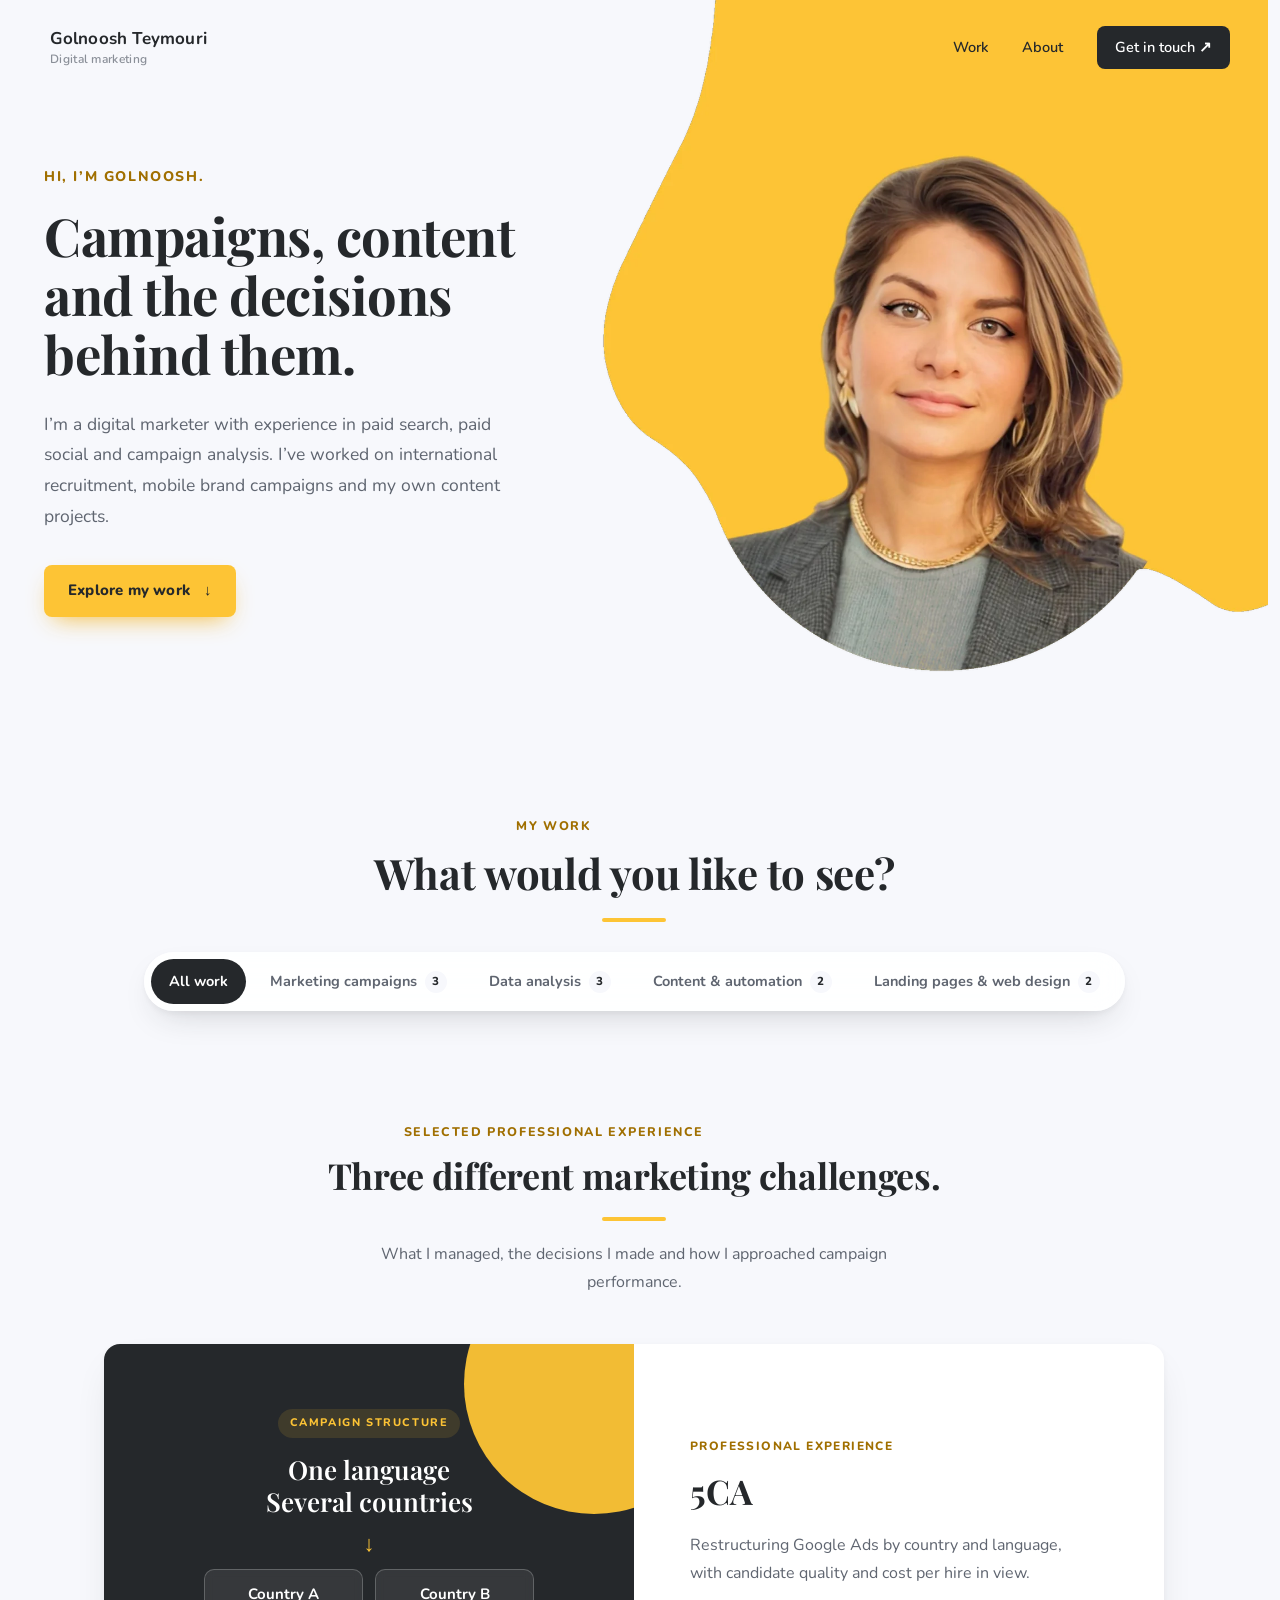
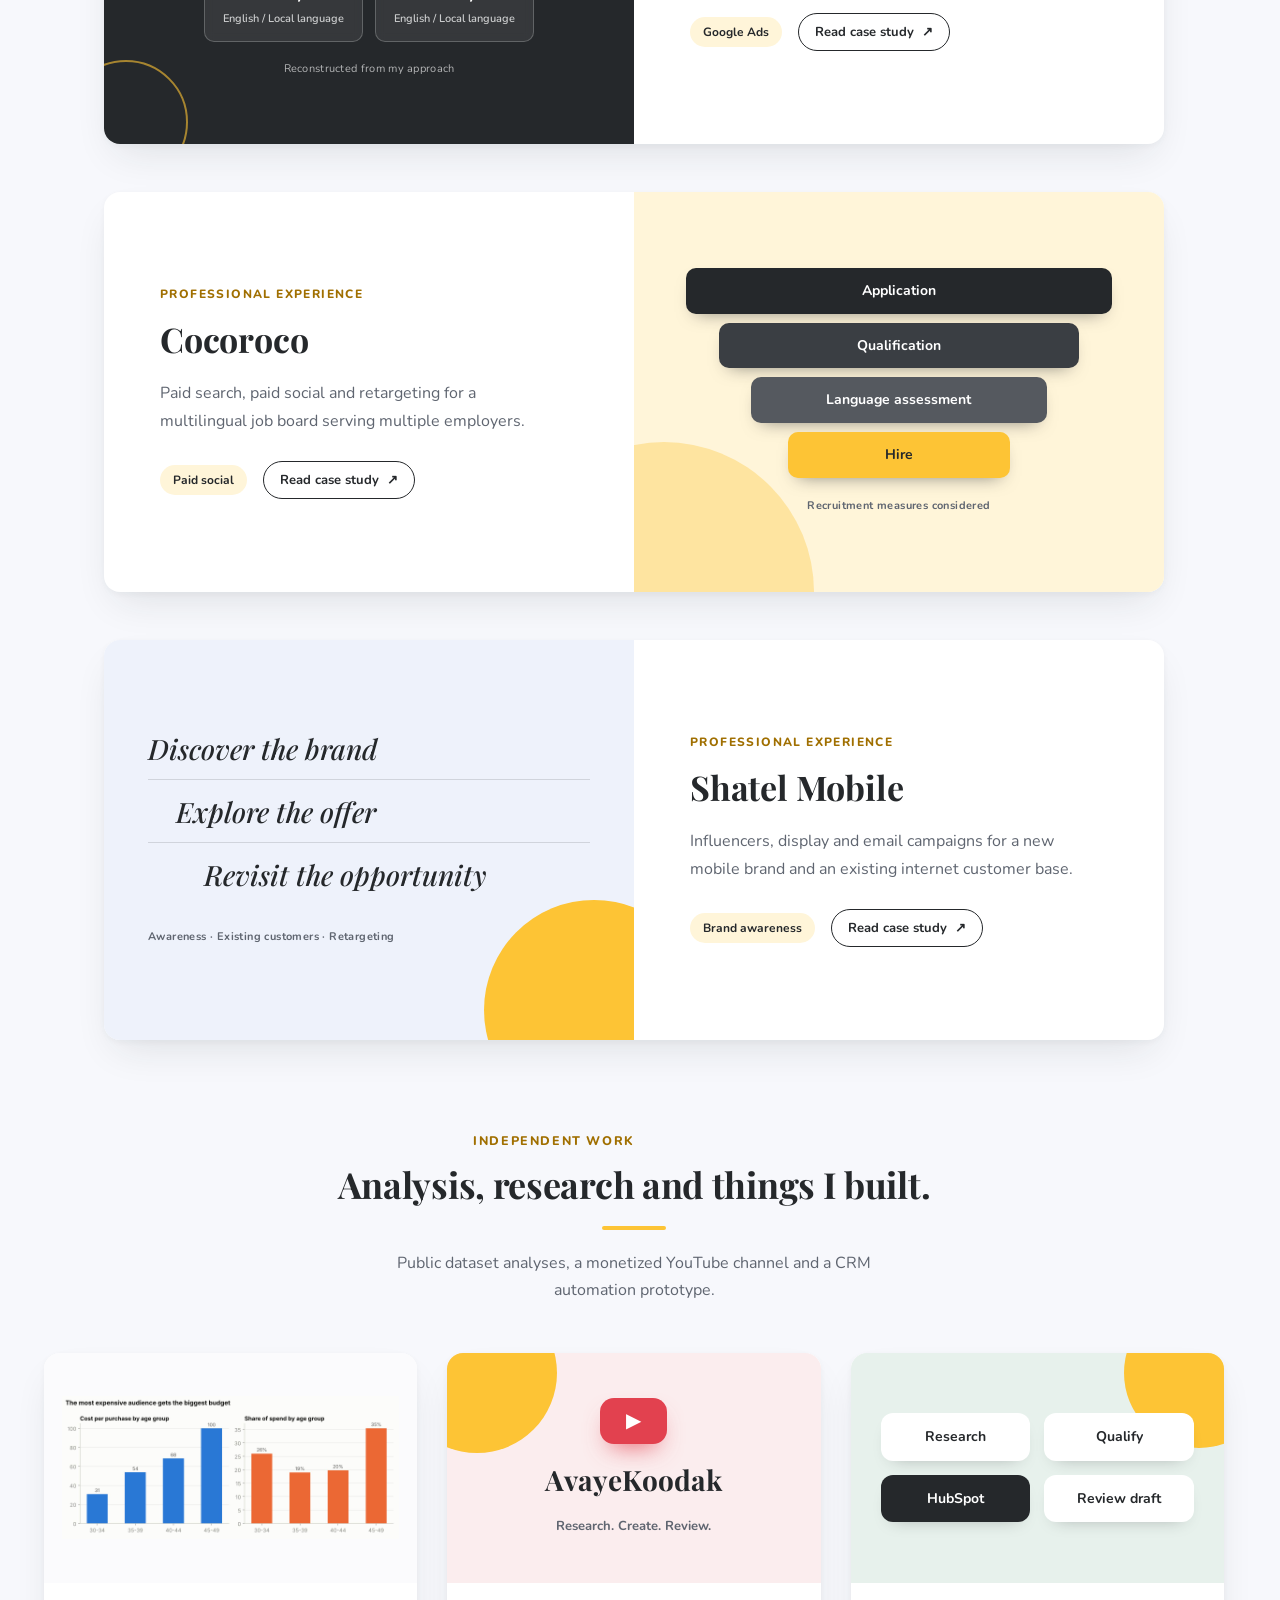
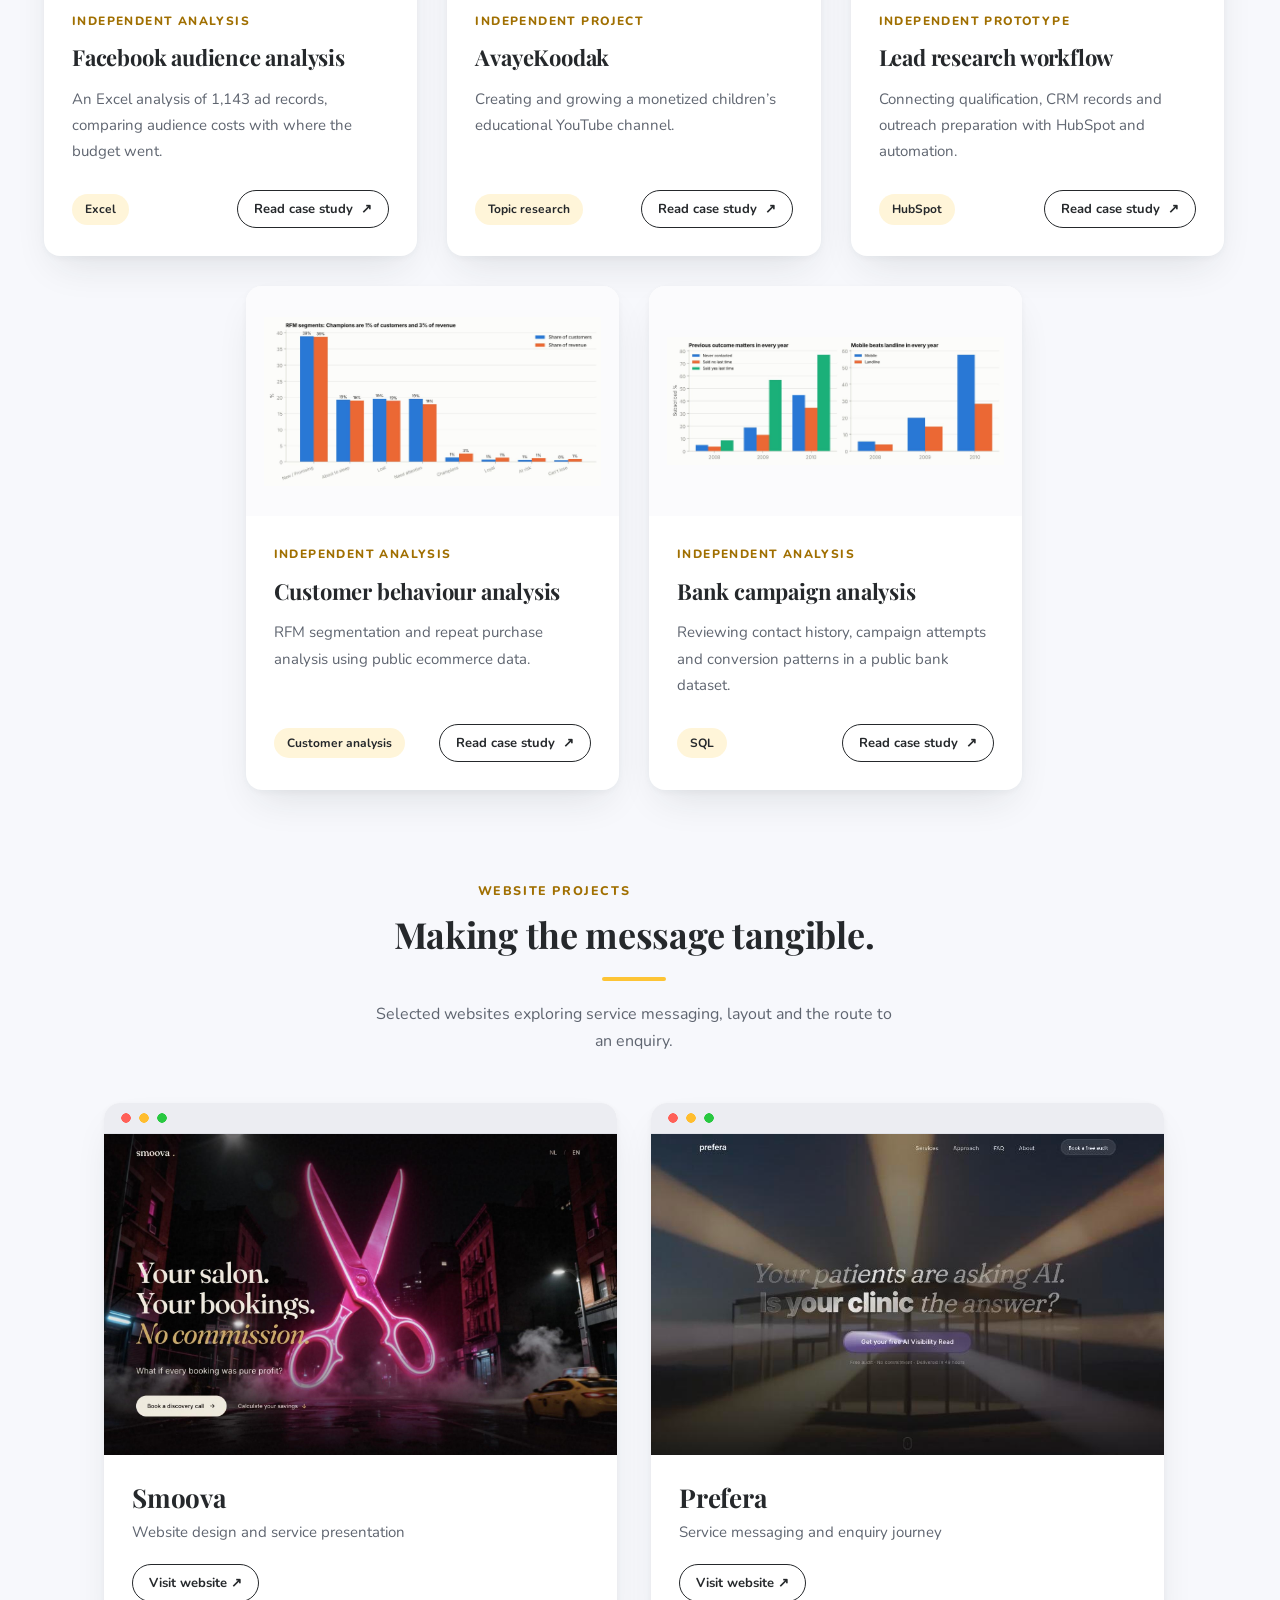
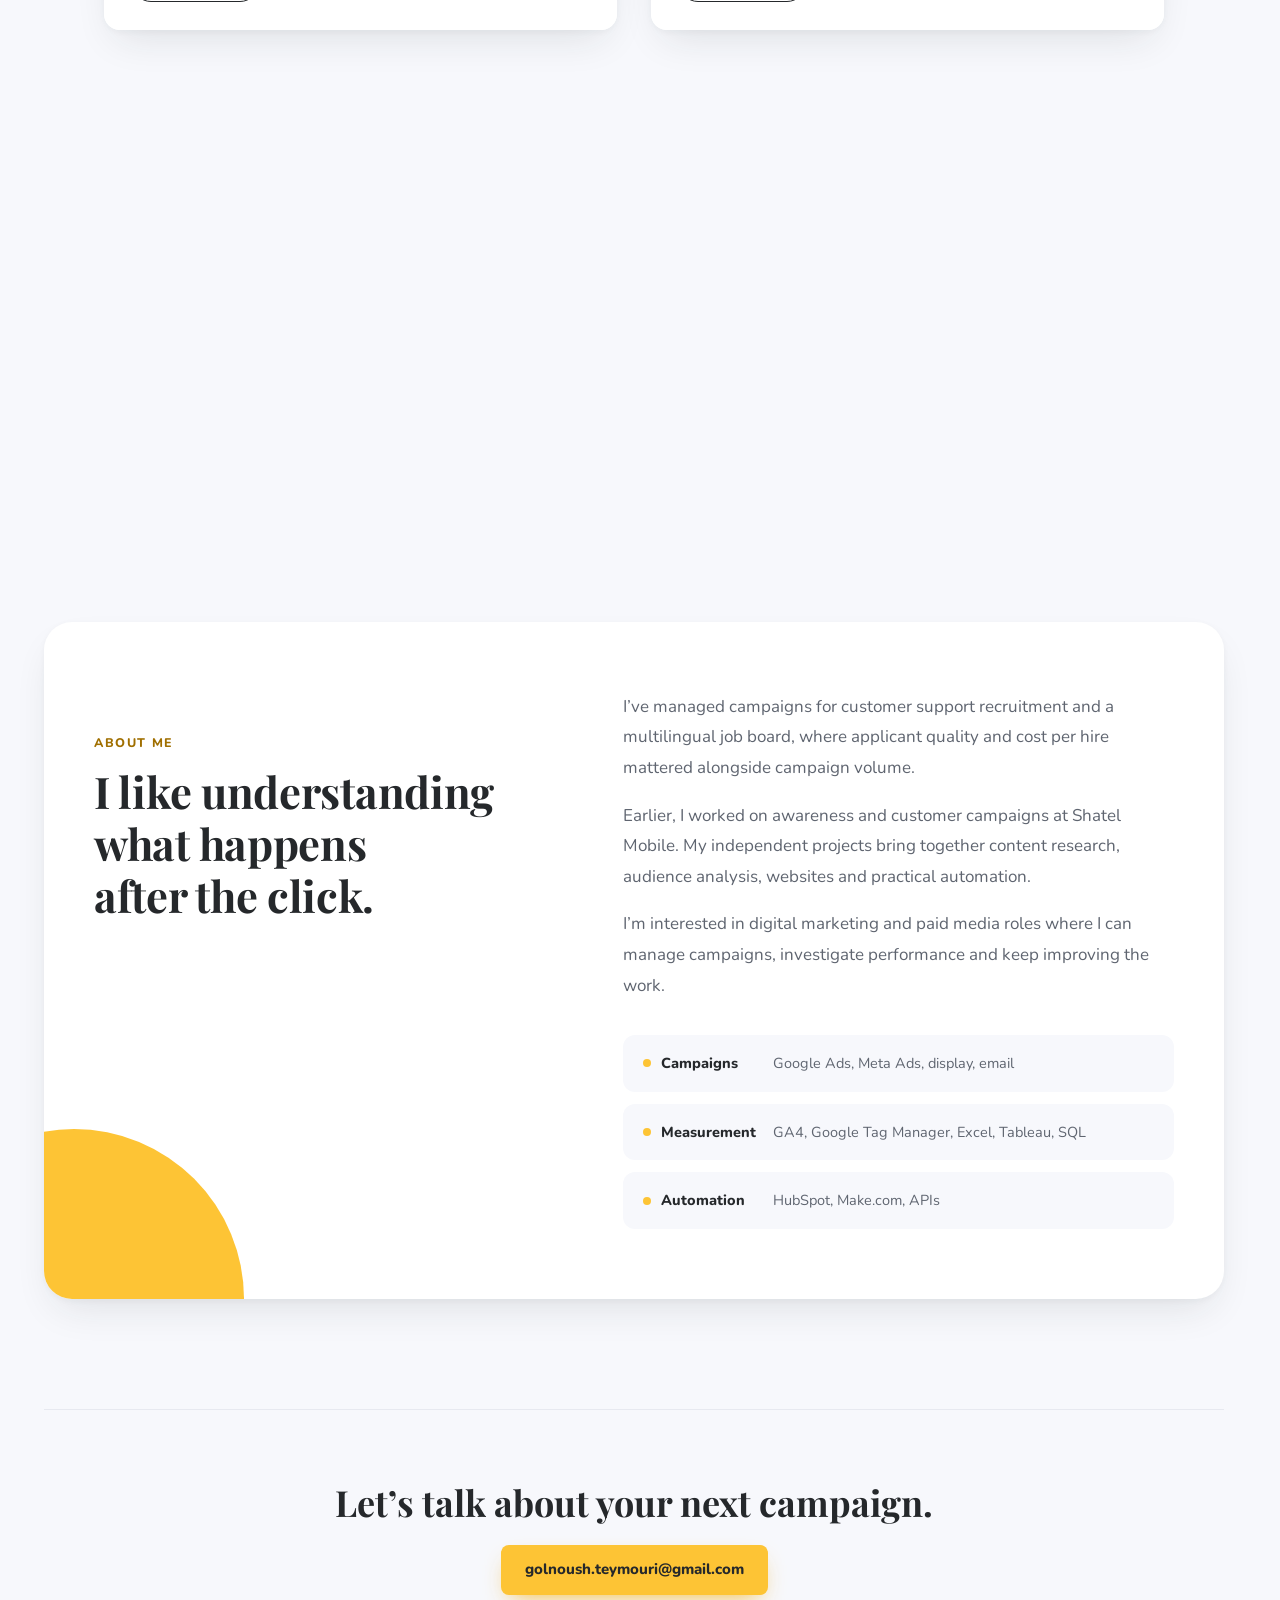
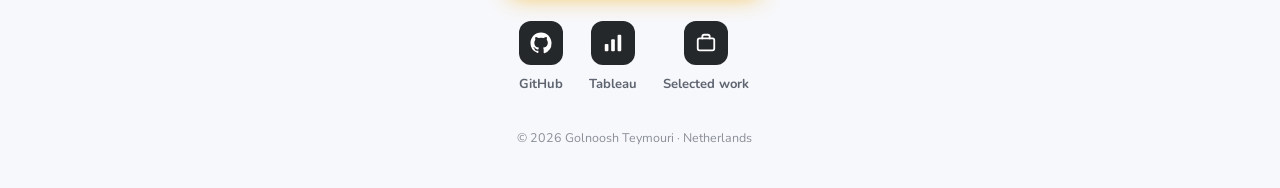
<file: index.html>
<!doctype html>
<html lang="en">
<head>
<meta charset="utf-8">
<meta name="viewport" content="width=device-width,initial-scale=1">
<title>Digital Marketing Portfolio | Golnoosh Teymouri</title>
<meta name="description" content="Paid search, paid social, brand campaigns and independent analysis by Golnoosh Teymouri.">
<meta name="theme-color" content="#FDC435">
<link rel="icon" href="assets/favicon.svg" type="image/svg+xml">
<link rel="preload" href="assets/fonts/playfair-display-latin-700-normal.woff2" as="font" type="font/woff2" crossorigin><link rel="preload" href="assets/fonts/nunito-latin-400-normal.woff2" as="font" type="font/woff2" crossorigin><link rel="stylesheet" href="assets/site.css">
<script>document.documentElement.classList.add('js')</script>
<script src="assets/site.js" defer></script>
</head>
<body class="home">
<a class="skip" href="#main">Skip to content</a>

<header class="header">
  <a class="brand" href="index.html">Golnoosh Teymouri<span>Digital marketing</span></a>
  <nav aria-label="Main navigation">
    <a href="index.html#work">Work</a>
    <a href="index.html#about">About</a>
    <a class="nav-contact" href="mailto:golnoush.teymouri@gmail.com">Get in touch <span aria-hidden="true">↗</span></a>
  </nav>
</header>

<main id="main">

  <section class="hero">
    <div class="hero-copy">
      <p class="intro-name">Hi, I’m Golnoosh.</p>
      <h1>Campaigns, content<br>and the decisions<br>behind them.</h1>
      <p class="hero-lead">I’m a digital marketer with experience in paid search, paid social and campaign analysis. I’ve worked on international recruitment, mobile brand campaigns and my own content projects.</p>
      <a class="button" href="#work">Explore my work <span aria-hidden="true">↓</span></a>
    </div>
    <div class="hero-visual" aria-hidden="false">
      <picture>
        <source srcset="assets/hero-portrait.webp" type="image/webp">
        <img src="assets/hero-portrait.png" alt="Portrait of Golnoosh Teymouri" width="1200" height="1227" fetchpriority="high">
      </picture>
    </div>
  </section>

  <section class="work section" id="work" aria-labelledby="work-title">
    <div class="section-head reveal">
      <p class="section-label">My work</p>
      <h2 id="work-title">What would you like to see?</h2>
    </div>
    <div class="chooser reveal" role="group" aria-label="Choose which work to show">
      <button data-filter="all" aria-pressed="true">All work</button>
      <button data-filter="campaigns" aria-pressed="false">Marketing campaigns <span class="count">3</span></button>
      <button data-filter="analysis" aria-pressed="false">Data analysis <span class="count">3</span></button>
      <button data-filter="projects" aria-pressed="false">Content &amp; automation <span class="count">2</span></button>
      <button data-filter="websites" aria-pressed="false">Landing pages &amp; web design <span class="count">2</span></button>
    </div>
    <section class="work-group" id="campaigns" data-group="campaigns">
      <div class="section-head reveal">
        <p class="section-label">Selected professional experience</p>
        <h2>Three different marketing challenges.</h2>
        <p>What I managed, the decisions I made and how I approached campaign performance.</p>
      </div>
      <div class="campaign-grid">
        <article class="project-card feature reveal" data-category="campaigns">
          <a class="card-visual 5ca" href="projects/5ca.html" aria-label="Read 5CA case study"><div class="market-art"><span class="art-label">Campaign structure</span><div class="market-main">One language<br>Several countries</div><span class="art-arrow" aria-hidden="true">↓</span><div class="market-split"><span>Country A<small>English / Local language</small></span><span>Country B<small>English / Local language</small></span></div><p>Reconstructed from my approach</p></div></a>
          <div class="card-copy"><p class="kind">Professional experience</p><h3><a href="projects/5ca.html">5CA</a></h3><p>Restructuring Google Ads by country and language, with candidate quality and cost per hire in view.</p><div class="card-bottom"><span>Google Ads</span><a href="projects/5ca.html" aria-label="Read 5CA case study">Read case study <span aria-hidden="true">↗</span></a></div></div>
        </article>
        <article class="project-card feature reveal" data-category="campaigns">
          <a class="card-visual cocoroco" href="projects/cocoroco.html" aria-label="Read Cocoroco case study"><div class="funnel-art"><span>Application</span><span>Qualification</span><span>Language assessment</span><span>Hire</span><p>Recruitment measures considered</p></div></a>
          <div class="card-copy"><p class="kind">Professional experience</p><h3><a href="projects/cocoroco.html">Cocoroco</a></h3><p>Paid search, paid social and retargeting for a multilingual job board serving multiple employers.</p><div class="card-bottom"><span>Paid social</span><a href="projects/cocoroco.html" aria-label="Read Cocoroco case study">Read case study <span aria-hidden="true">↗</span></a></div></div>
        </article>
        <article class="project-card feature reveal" data-category="campaigns">
          <a class="card-visual shatel-mobile" href="projects/shatel-mobile.html" aria-label="Read Shatel Mobile case study"><div class="audience-art"><span>Discover the brand</span><span>Explore the offer</span><span>Revisit the opportunity</span><p>Awareness · Existing customers · Retargeting</p></div></a>
          <div class="card-copy"><p class="kind">Professional experience</p><h3><a href="projects/shatel-mobile.html">Shatel Mobile</a></h3><p>Influencers, display and email campaigns for a new mobile brand and an existing internet customer base.</p><div class="card-bottom"><span>Brand awareness</span><a href="projects/shatel-mobile.html" aria-label="Read Shatel Mobile case study">Read case study <span aria-hidden="true">↗</span></a></div></div>
        </article>
      </div>
    </section>
    <section class="work-group" id="projects" data-group="analysis projects">
      <div class="section-head reveal">
        <p class="section-label">Independent work</p>
        <h2>Analysis, research and things I built.</h2>
        <p>Public dataset analyses, a monetized YouTube channel and a CRM automation prototype.</p>
      </div>
      <div class="independent-grid">
        <article class="project-card reveal" data-category="analysis"><a class="card-visual facebook-audience" href="projects/facebook-audience.html" aria-label="Read Facebook audience analysis case study"><img src="assets/fb_age.jpg" alt="Chart from Facebook audience analysis" loading="lazy"></a><div class="card-copy"><p class="kind">Independent analysis</p><h3><a href="projects/facebook-audience.html">Facebook audience analysis</a></h3><p>An Excel analysis of 1,143 ad records, comparing audience costs with where the budget went.</p><div class="card-bottom"><span>Excel</span><a href="projects/facebook-audience.html" aria-label="Read Facebook audience analysis case study">Read case study <span aria-hidden="true">↗</span></a></div></div></article>
        <article class="project-card reveal" data-category="projects"><a class="card-visual youtube" href="projects/youtube.html" aria-label="Read AvayeKoodak case study"><div class="youtube-art"><div class="play" aria-hidden="true">▶</div><strong>AvayeKoodak</strong><span>Research. Create. Review.</span></div></a><div class="card-copy"><p class="kind">Independent project</p><h3><a href="projects/youtube.html">AvayeKoodak</a></h3><p>Creating and growing a monetized children’s educational YouTube channel.</p><div class="card-bottom"><span>Topic research</span><a href="projects/youtube.html" aria-label="Read AvayeKoodak case study">Read case study <span aria-hidden="true">↗</span></a></div></div></article>
        <article class="project-card reveal" data-category="projects"><a class="card-visual automation" href="projects/automation.html" aria-label="Read Lead research workflow case study"><div class="automation-art"><span>Research</span><span>Qualify</span><span>HubSpot</span><span>Review draft</span></div></a><div class="card-copy"><p class="kind">Independent prototype</p><h3><a href="projects/automation.html">Lead research workflow</a></h3><p>Connecting qualification, CRM records and outreach preparation with HubSpot and automation.</p><div class="card-bottom"><span>HubSpot</span><a href="projects/automation.html" aria-label="Read Lead research workflow case study">Read case study <span aria-hidden="true">↗</span></a></div></div></article>
        <article class="project-card reveal" data-category="analysis"><a class="card-visual customer-behaviour" href="projects/customer-behaviour.html" aria-label="Read Customer behaviour analysis case study"><img src="assets/cb_rfm_segments.jpg" alt="Chart from Customer behaviour analysis" loading="lazy"></a><div class="card-copy"><p class="kind">Independent analysis</p><h3><a href="projects/customer-behaviour.html">Customer behaviour analysis</a></h3><p>RFM segmentation and repeat purchase analysis using public ecommerce data.</p><div class="card-bottom"><span>Customer analysis</span><a href="projects/customer-behaviour.html" aria-label="Read Customer behaviour analysis case study">Read case study <span aria-hidden="true">↗</span></a></div></div></article>
        <article class="project-card reveal" data-category="analysis"><a class="card-visual bank-campaign" href="projects/bank-campaign.html" aria-label="Read Bank campaign analysis case study"><img src="assets/bank_warm_and_channel.jpg" alt="Chart from Bank campaign analysis" loading="lazy"></a><div class="card-copy"><p class="kind">Independent analysis</p><h3><a href="projects/bank-campaign.html">Bank campaign analysis</a></h3><p>Reviewing contact history, campaign attempts and conversion patterns in a public bank dataset.</p><div class="card-bottom"><span>SQL</span><a href="projects/bank-campaign.html" aria-label="Read Bank campaign analysis case study">Read case study <span aria-hidden="true">↗</span></a></div></div></article>
      </div>
    </section>
    <section class="work-group" id="websites" data-group="websites">
      <div class="section-head reveal">
        <p class="section-label">Website projects</p>
        <h2>Making the message tangible.</h2>
        <p>Selected websites exploring service messaging, layout and the route to an enquiry.</p>
      </div>
      <div class="websites">
        <a class="reveal" data-category="websites" href="https://smoova.studio/"><img src="assets/smoova_hero.jpg" alt="Smoova website preview" loading="lazy" width="1600" height="1000"><div><h3>Smoova</h3><p>Website design and service presentation</p><span>Visit website ↗</span></div></a>
        <a class="reveal" data-category="websites" href="https://prefera.dev/"><img src="assets/prefera_screenshot.jpg" alt="Prefera website preview" loading="lazy"><div><h3>Prefera</h3><p>Service messaging and enquiry journey</p><span>Visit website ↗</span></div></a>
      </div>
    </section>
    <p class="empty-state" hidden>No projects match this choice.</p>
  </section>

  <section class="highlights reveal" id="highlights" aria-label="Experience at a glance">
    <aside class="hero-note">
      <span class="note-top">A closer look at my work</span>
      <p>From a search term<br>to a suitable candidate.</p>
      <div class="note-line"></div>
      <ul>
        <li>International recruitment campaigns</li>
        <li>Brand awareness and retargeting</li>
        <li>Analysis that informs the next test</li>
      </ul>
      <span class="note-bottom">Based in the Netherlands</span>
    </aside>
    <div class="scope">
      <div><strong>80 countries</strong><span>Google Ads campaign experience</span></div>
      <div><strong>12 languages</strong><span>Multilingual recruitment campaigns</span></div>
      <div><strong>Search to hire</strong><span>Application quality and cost per hire</span></div>
    </div>
  </section>

  <section class="about section" id="about">
    <div class="about-title reveal">
      <p class="section-label">About me</p>
      <h2>I like understanding<br>what happens<br>after the click.</h2>
    </div>
    <div class="about-copy reveal">
      <p>I’ve managed campaigns for customer support recruitment and a multilingual job board, where applicant quality and cost per hire mattered alongside campaign volume.</p>
      <p>Earlier, I worked on awareness and customer campaigns at Shatel Mobile. My independent projects bring together content research, audience analysis, websites and practical automation.</p>
      <p>I’m interested in digital marketing and paid media roles where I can manage campaigns, investigate performance and keep improving the work.</p>
      <dl class="tool-list">
        <div><dt>Campaigns</dt><dd>Google Ads, Meta Ads, display, email</dd></div>
        <div><dt>Measurement</dt><dd>GA4, Google Tag Manager, Excel, Tableau, SQL</dd></div>
        <div><dt>Automation</dt><dd>HubSpot, Make.com, APIs</dd></div>
      </dl>
    </div>
  </section>

</main>

<footer>
  <div><strong>Let’s talk about your next campaign.</strong><a class="email" href="mailto:golnoush.teymouri@gmail.com">golnoush.teymouri@gmail.com</a></div>
  <div class="footer-links"><a href="https://github.com/golnooshte/Portfolioprojects">GitHub</a><a href="https://public.tableau.com/app/profile/golnooah/vizzes">Tableau</a><a href="index.html#work">Selected work</a></div>
  <p>© 2026 Golnoosh Teymouri · Netherlands</p>
</footer>
</body>
</html>
</file>
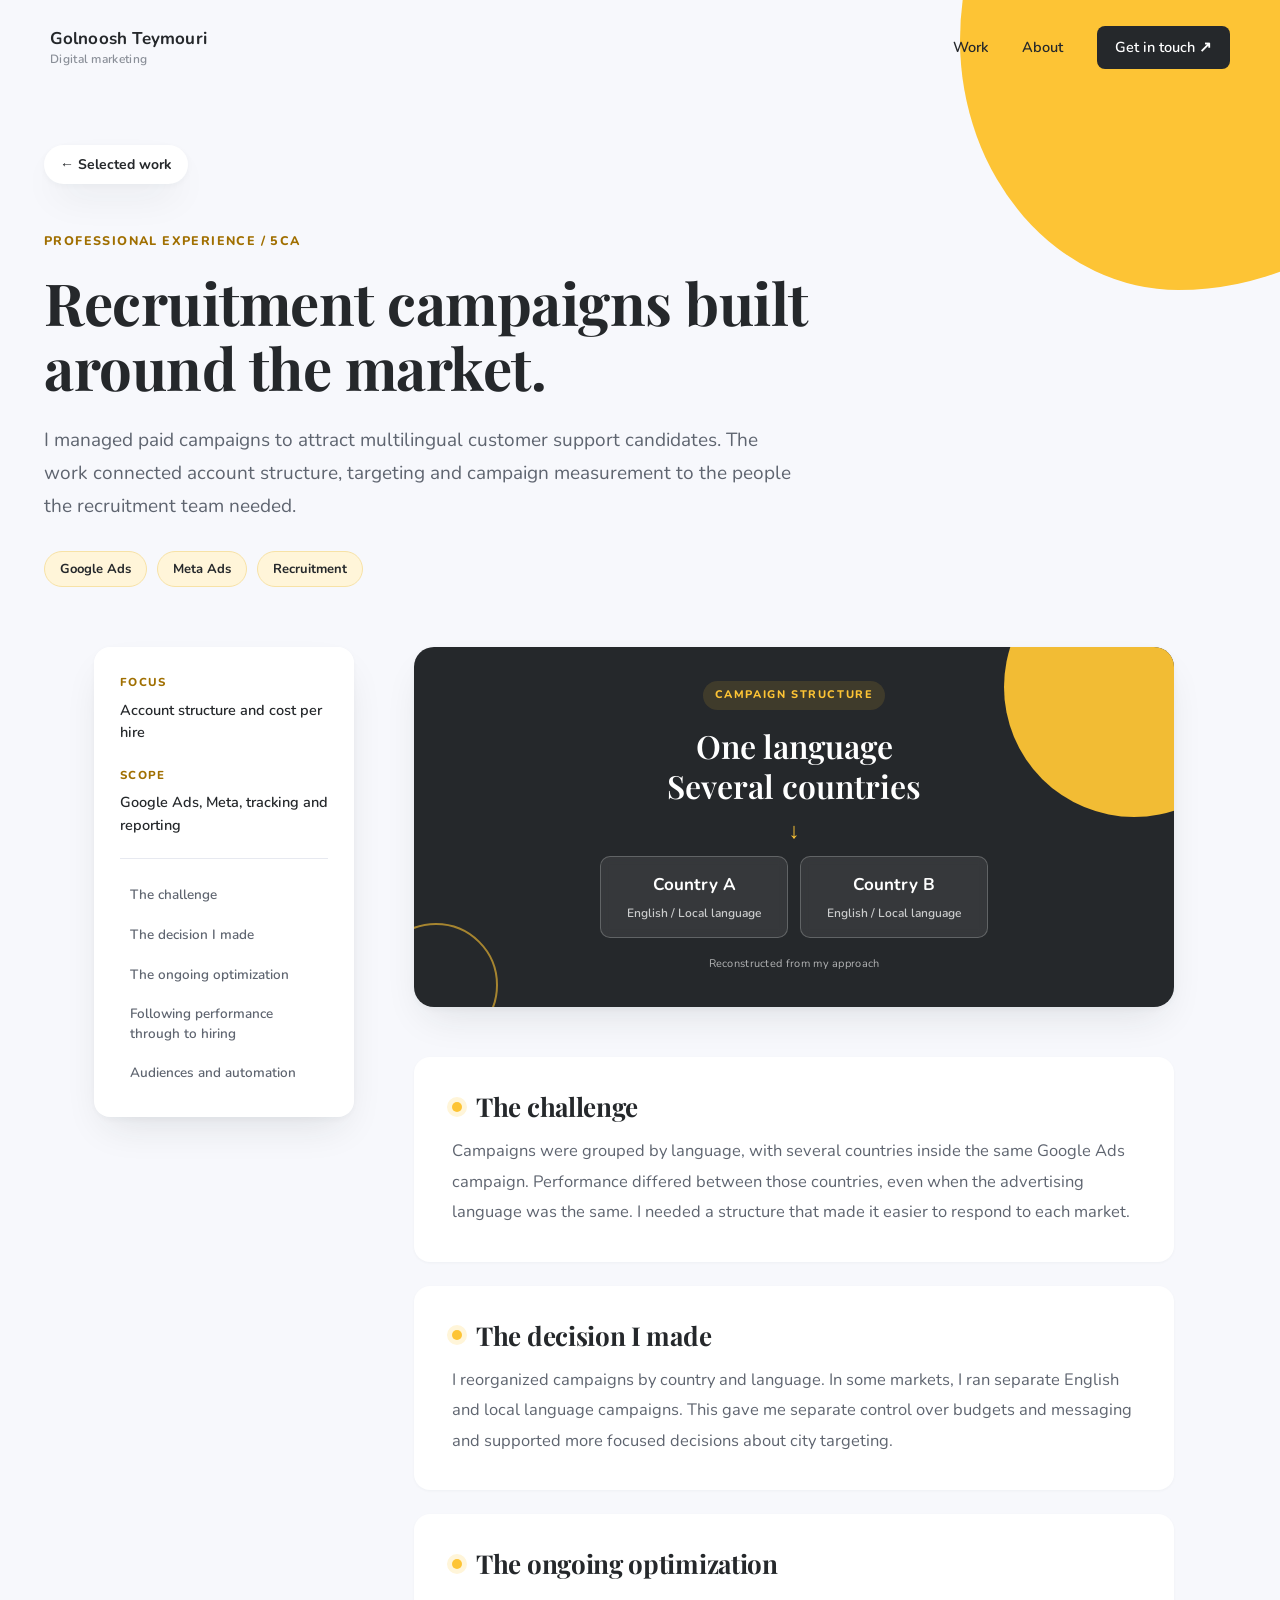
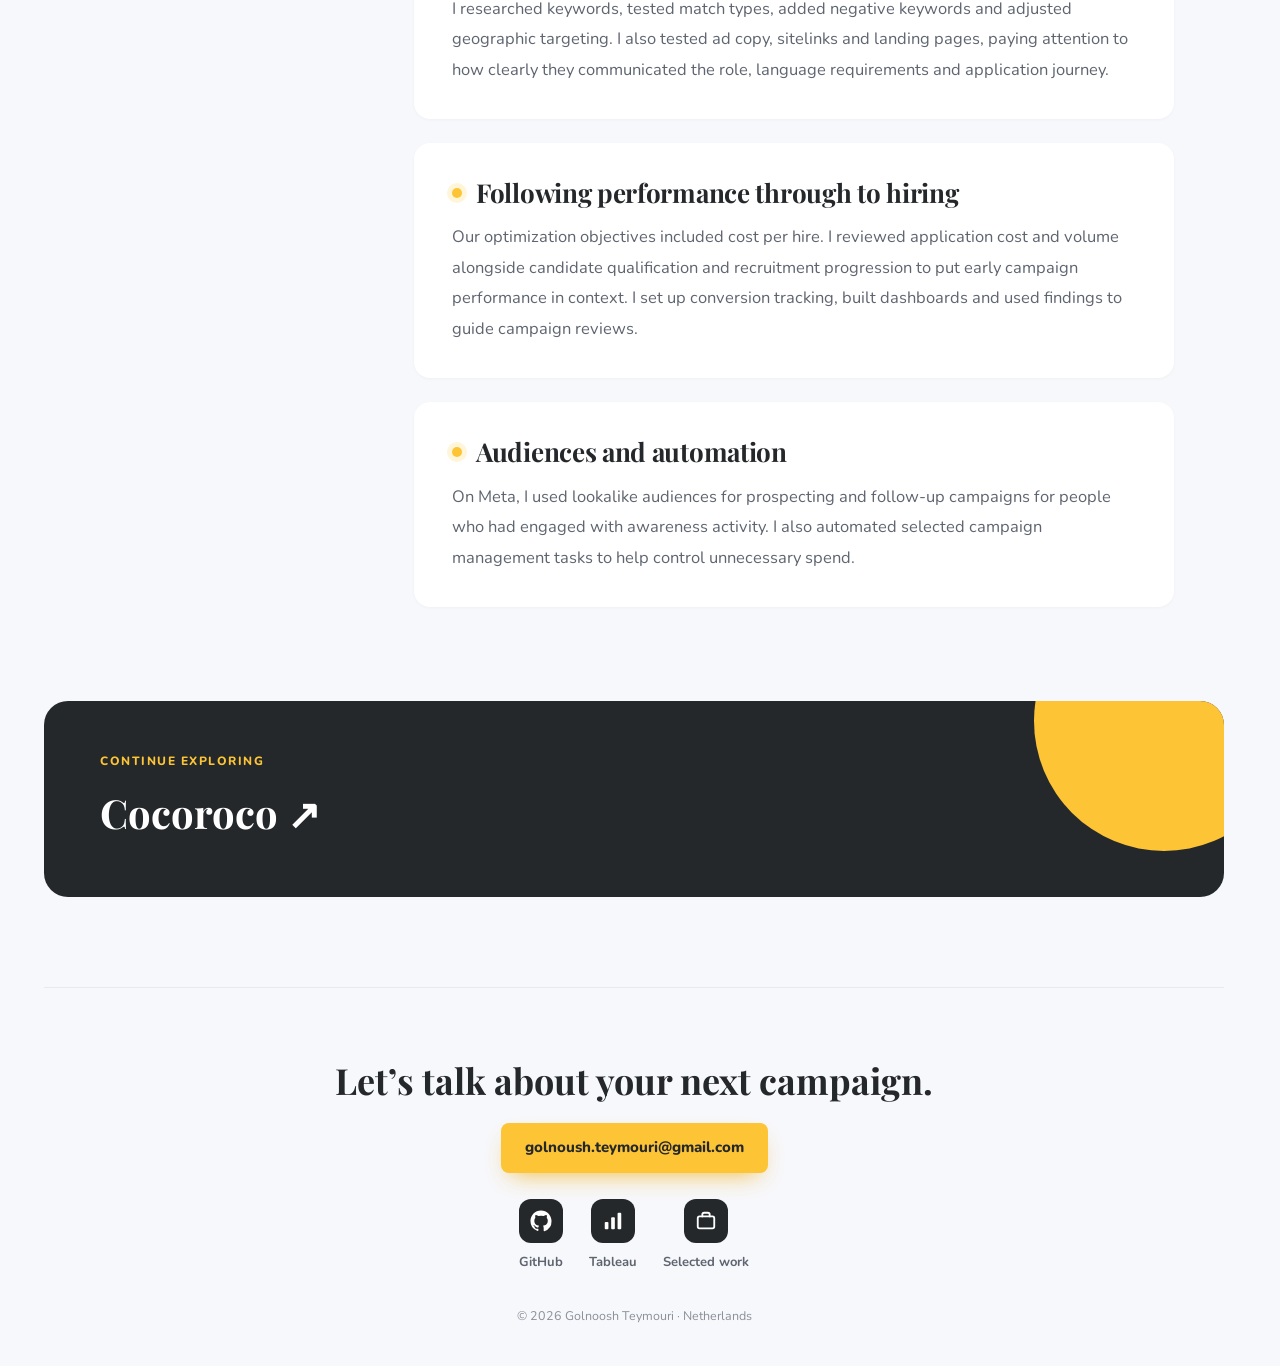
<file: projects/5ca.html>
<!doctype html><html lang="en"><head><meta charset="utf-8"><meta name="viewport" content="width=device-width,initial-scale=1"><title>5CA | Golnoosh Teymouri</title><meta name="description" content="Restructuring Google Ads by country and language, with candidate quality and cost per hire in view."><meta name="theme-color" content="#FDC435"><link rel="icon" href="../assets/favicon.svg" type="image/svg+xml"><link rel="preload" href="../assets/fonts/playfair-display-latin-700-normal.woff2" as="font" type="font/woff2" crossorigin><link rel="preload" href="../assets/fonts/nunito-latin-400-normal.woff2" as="font" type="font/woff2" crossorigin><link rel="stylesheet" href="../assets/site.css"><script>document.documentElement.classList.add('js')</script><script src="../assets/site.js" defer></script></head><body class="case"><a class="skip" href="#main">Skip to content</a><header class="header"><a class="brand" href="../index.html">Golnoosh Teymouri<span>Digital marketing</span></a><nav aria-label="Main navigation"><a href="../index.html#work">Work</a><a href="../index.html#about">About</a><a class="nav-contact" href="mailto:golnoush.teymouri@gmail.com">Get in touch <span aria-hidden="true">↗</span></a></nav></header><main id="main"><div class="case-head"><a class="back" href="../index.html#work">← Selected work</a><p class="kind">Professional experience / 5CA</p><h1>Recruitment campaigns built around the market.</h1><p class="case-lead">I managed paid campaigns to attract multilingual customer support candidates. The work connected account structure, targeting and campaign measurement to the people the recruitment team needed.</p><div class="tags"><span>Google Ads</span><span>Meta Ads</span><span>Recruitment</span></div></div><div class="case-layout"><aside class="case-aside"><dl><dt>Focus</dt><dd>Account structure and cost per hire</dd><dt>Scope</dt><dd>Google Ads, Meta, tracking and reporting</dd></dl><nav aria-label="On this page"><a href="#section-0">The challenge</a><a href="#section-1">The decision I made</a><a href="#section-2">The ongoing optimization</a><a href="#section-3">Following performance through to hiring</a><a href="#section-4">Audiences and automation</a></nav></aside><div class="case-body"><figure class="case-visual 5ca"><div class="market-art"><span class="art-label">Campaign structure</span><div class="market-main">One language<br>Several countries</div><span class="art-arrow" aria-hidden="true">↓</span><div class="market-split"><span>Country A<small>English / Local language</small></span><span>Country B<small>English / Local language</small></span></div><p>Reconstructed from my approach</p></div></figure><section id="section-0"><h2>The challenge</h2><p>Campaigns were grouped by language, with several countries inside the same Google Ads campaign. Performance differed between those countries, even when the advertising language was the same. I needed a structure that made it easier to respond to each market.</p></section><section id="section-1"><h2>The decision I made</h2><p>I reorganized campaigns by country and language. In some markets, I ran separate English and local language campaigns. This gave me separate control over budgets and messaging and supported more focused decisions about city targeting.</p></section><section id="section-2"><h2>The ongoing optimization</h2><p>I researched keywords, tested match types, added negative keywords and adjusted geographic targeting. I also tested ad copy, sitelinks and landing pages, paying attention to how clearly they communicated the role, language requirements and application journey.</p></section><section id="section-3"><h2>Following performance through to hiring</h2><p>Our optimization objectives included cost per hire. I reviewed application cost and volume alongside candidate qualification and recruitment progression to put early campaign performance in context. I set up conversion tracking, built dashboards and used findings to guide campaign reviews.</p></section><section id="section-4"><h2>Audiences and automation</h2><p>On Meta, I used lookalike audiences for prospecting and follow-up campaigns for people who had engaged with awareness activity. I also automated selected campaign management tasks to help control unnecessary spend.</p></section></div></div><div class="next-case"><span>Continue exploring</span><a href="cocoroco.html">Cocoroco <span aria-hidden="true">↗</span></a></div></main><footer><div><strong>Let’s talk about your next campaign.</strong><a class="email" href="mailto:golnoush.teymouri@gmail.com">golnoush.teymouri@gmail.com</a></div><div class="footer-links"><a href="https://github.com/golnooshte/Portfolioprojects">GitHub</a><a href="https://public.tableau.com/app/profile/golnooah/vizzes">Tableau</a><a href="../index.html#work">Selected work</a></div><p>© 2026 Golnoosh Teymouri · Netherlands</p></footer></body></html>
</file>
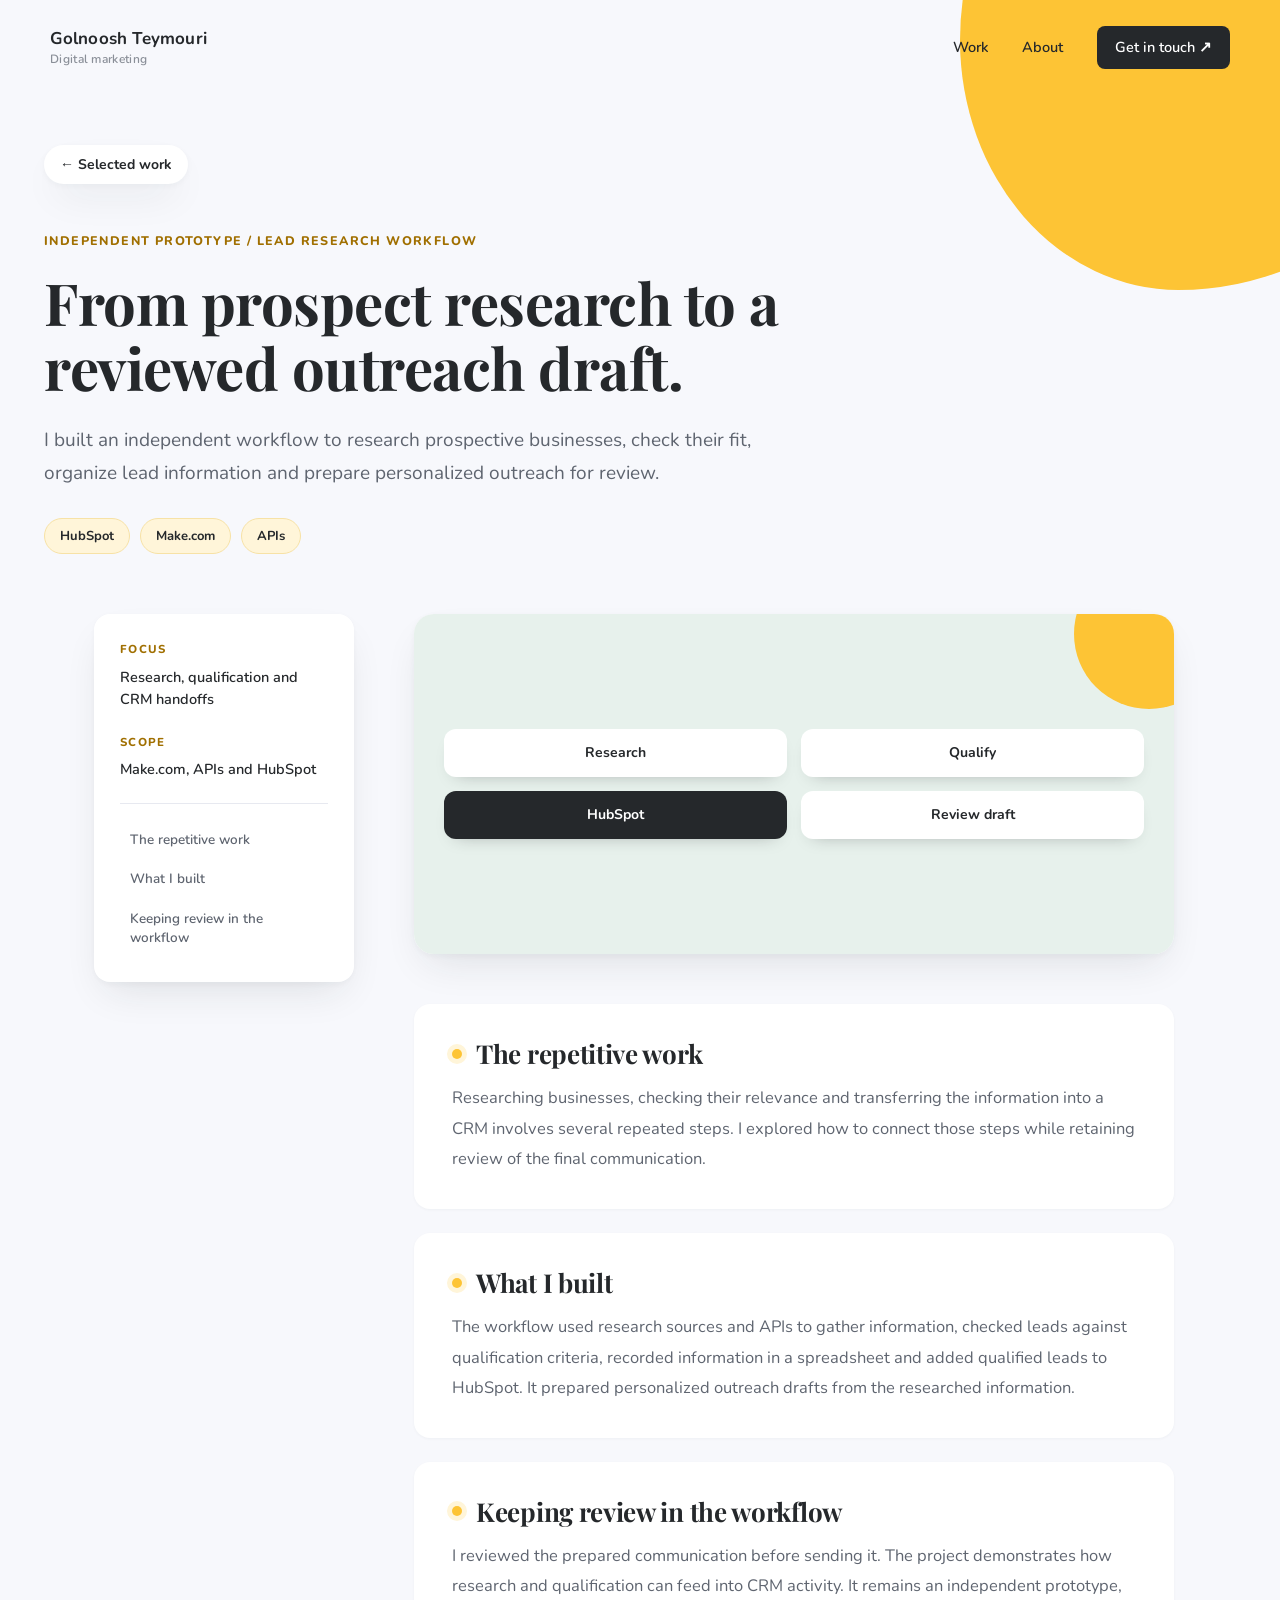
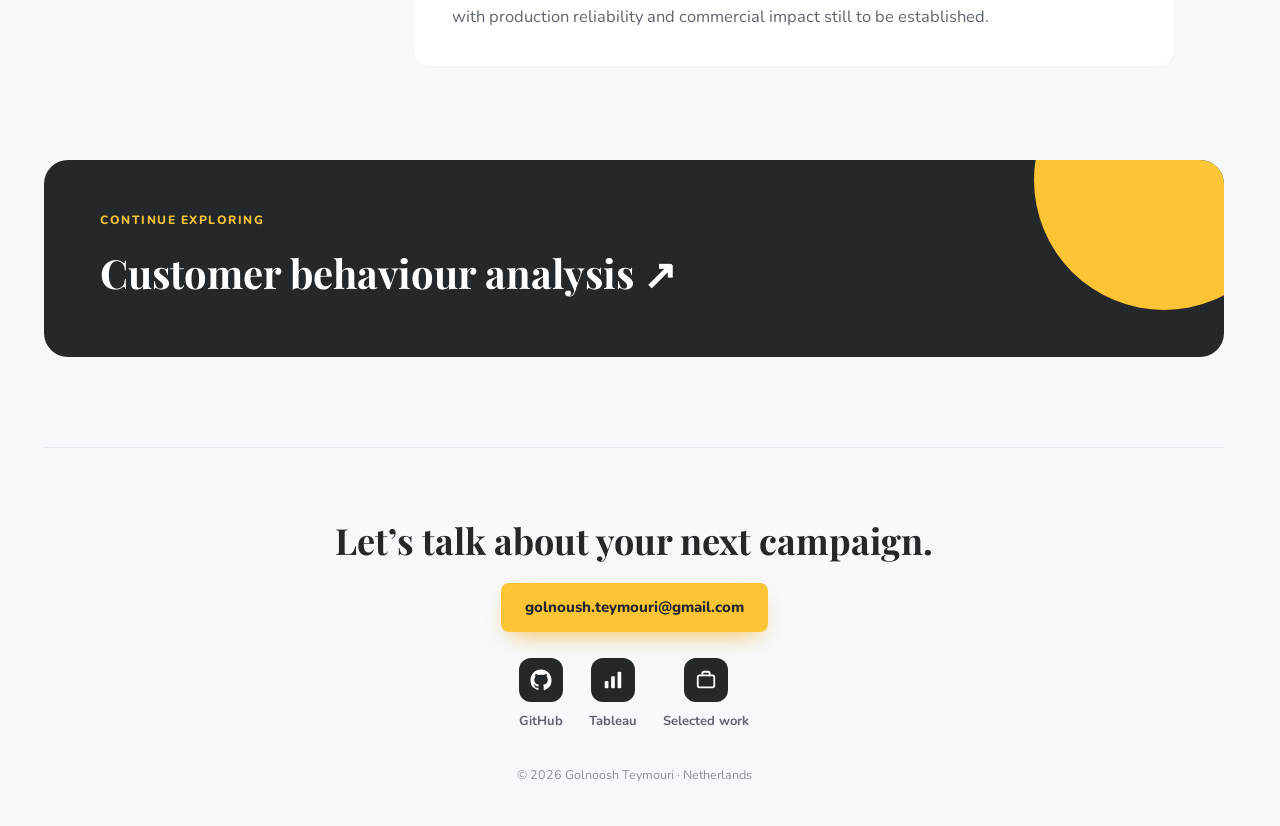
<file: projects/automation.html>
<!doctype html><html lang="en"><head><meta charset="utf-8"><meta name="viewport" content="width=device-width,initial-scale=1"><title>Lead research workflow | Golnoosh Teymouri</title><meta name="description" content="Connecting qualification, CRM records and outreach preparation with HubSpot and automation."><meta name="theme-color" content="#FDC435"><link rel="icon" href="../assets/favicon.svg" type="image/svg+xml"><link rel="preload" href="../assets/fonts/playfair-display-latin-700-normal.woff2" as="font" type="font/woff2" crossorigin><link rel="preload" href="../assets/fonts/nunito-latin-400-normal.woff2" as="font" type="font/woff2" crossorigin><link rel="stylesheet" href="../assets/site.css"><script>document.documentElement.classList.add('js')</script><script src="../assets/site.js" defer></script></head><body class="case"><a class="skip" href="#main">Skip to content</a><header class="header"><a class="brand" href="../index.html">Golnoosh Teymouri<span>Digital marketing</span></a><nav aria-label="Main navigation"><a href="../index.html#work">Work</a><a href="../index.html#about">About</a><a class="nav-contact" href="mailto:golnoush.teymouri@gmail.com">Get in touch <span aria-hidden="true">↗</span></a></nav></header><main id="main"><div class="case-head"><a class="back" href="../index.html#work">← Selected work</a><p class="kind">Independent prototype / Lead research workflow</p><h1>From prospect research to a reviewed outreach draft.</h1><p class="case-lead">I built an independent workflow to research prospective businesses, check their fit, organize lead information and prepare personalized outreach for review.</p><div class="tags"><span>HubSpot</span><span>Make.com</span><span>APIs</span></div></div><div class="case-layout"><aside class="case-aside"><dl><dt>Focus</dt><dd>Research, qualification and CRM handoffs</dd><dt>Scope</dt><dd>Make.com, APIs and HubSpot</dd></dl><nav aria-label="On this page"><a href="#section-0">The repetitive work</a><a href="#section-1">What I built</a><a href="#section-2">Keeping review in the workflow</a></nav></aside><div class="case-body"><figure class="case-visual automation"><div class="automation-art"><span>Research</span><span>Qualify</span><span>HubSpot</span><span>Review draft</span></div></figure><section id="section-0"><h2>The repetitive work</h2><p>Researching businesses, checking their relevance and transferring the information into a CRM involves several repeated steps. I explored how to connect those steps while retaining review of the final communication.</p></section><section id="section-1"><h2>What I built</h2><p>The workflow used research sources and APIs to gather information, checked leads against qualification criteria, recorded information in a spreadsheet and added qualified leads to HubSpot. It prepared personalized outreach drafts from the researched information.</p></section><section id="section-2"><h2>Keeping review in the workflow</h2><p>I reviewed the prepared communication before sending it. The project demonstrates how research and qualification can feed into CRM activity. It remains an independent prototype, with production reliability and commercial impact still to be established.</p></section></div></div><div class="next-case"><span>Continue exploring</span><a href="customer-behaviour.html">Customer behaviour analysis <span aria-hidden="true">↗</span></a></div></main><footer><div><strong>Let’s talk about your next campaign.</strong><a class="email" href="mailto:golnoush.teymouri@gmail.com">golnoush.teymouri@gmail.com</a></div><div class="footer-links"><a href="https://github.com/golnooshte/Portfolioprojects">GitHub</a><a href="https://public.tableau.com/app/profile/golnooah/vizzes">Tableau</a><a href="../index.html#work">Selected work</a></div><p>© 2026 Golnoosh Teymouri · Netherlands</p></footer></body></html>
</file>
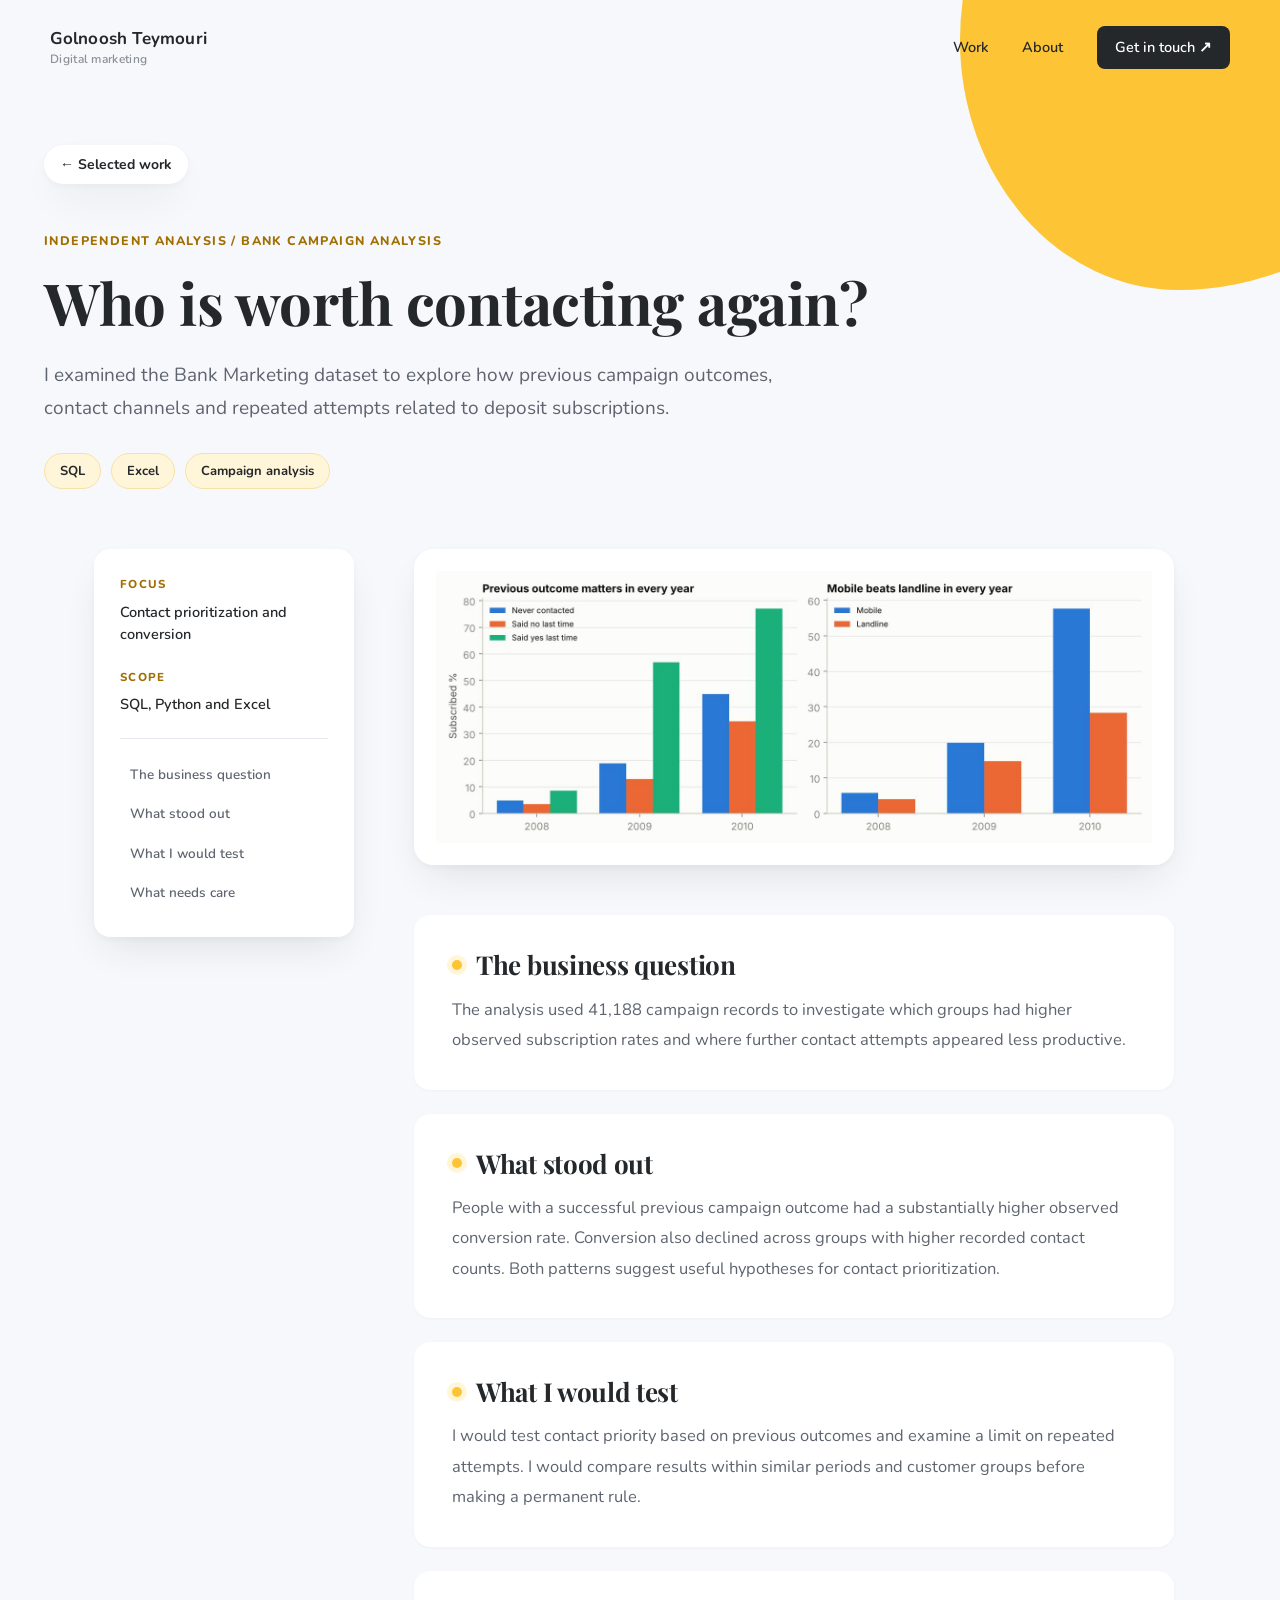
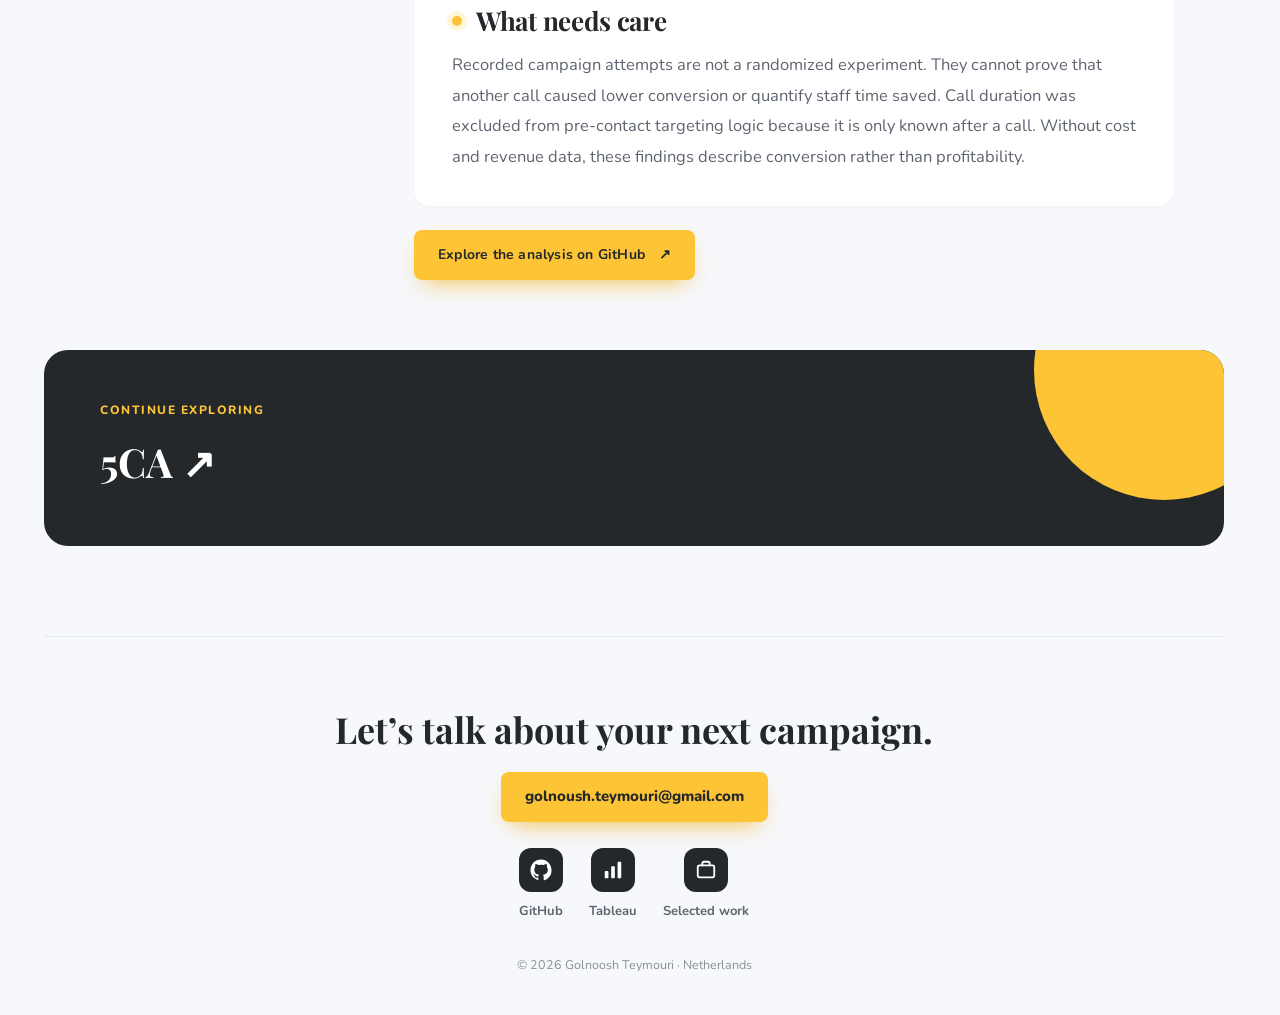
<file: projects/bank-campaign.html>
<!doctype html><html lang="en"><head><meta charset="utf-8"><meta name="viewport" content="width=device-width,initial-scale=1"><title>Bank campaign analysis | Golnoosh Teymouri</title><meta name="description" content="Reviewing contact history, campaign attempts and conversion patterns in a public bank dataset."><meta name="theme-color" content="#FDC435"><link rel="icon" href="../assets/favicon.svg" type="image/svg+xml"><link rel="preload" href="../assets/fonts/playfair-display-latin-700-normal.woff2" as="font" type="font/woff2" crossorigin><link rel="preload" href="../assets/fonts/nunito-latin-400-normal.woff2" as="font" type="font/woff2" crossorigin><link rel="stylesheet" href="../assets/site.css"><script>document.documentElement.classList.add('js')</script><script src="../assets/site.js" defer></script></head><body class="case"><a class="skip" href="#main">Skip to content</a><header class="header"><a class="brand" href="../index.html">Golnoosh Teymouri<span>Digital marketing</span></a><nav aria-label="Main navigation"><a href="../index.html#work">Work</a><a href="../index.html#about">About</a><a class="nav-contact" href="mailto:golnoush.teymouri@gmail.com">Get in touch <span aria-hidden="true">↗</span></a></nav></header><main id="main"><div class="case-head"><a class="back" href="../index.html#work">← Selected work</a><p class="kind">Independent analysis / Bank campaign analysis</p><h1>Who is worth contacting again?</h1><p class="case-lead">I examined the Bank Marketing dataset to explore how previous campaign outcomes, contact channels and repeated attempts related to deposit subscriptions.</p><div class="tags"><span>SQL</span><span>Excel</span><span>Campaign analysis</span></div></div><div class="case-layout"><aside class="case-aside"><dl><dt>Focus</dt><dd>Contact prioritization and conversion</dd><dt>Scope</dt><dd>SQL, Python and Excel</dd></dl><nav aria-label="On this page"><a href="#section-0">The business question</a><a href="#section-1">What stood out</a><a href="#section-2">What I would test</a><a href="#section-3">What needs care</a></nav></aside><div class="case-body"><figure class="case-visual bank-campaign"><img src="../assets/bank_warm_and_channel.jpg" alt="Chart from Bank campaign analysis" loading="lazy"></figure><section id="section-0"><h2>The business question</h2><p>The analysis used 41,188 campaign records to investigate which groups had higher observed subscription rates and where further contact attempts appeared less productive.</p></section><section id="section-1"><h2>What stood out</h2><p>People with a successful previous campaign outcome had a substantially higher observed conversion rate. Conversion also declined across groups with higher recorded contact counts. Both patterns suggest useful hypotheses for contact prioritization.</p></section><section id="section-2"><h2>What I would test</h2><p>I would test contact priority based on previous outcomes and examine a limit on repeated attempts. I would compare results within similar periods and customer groups before making a permanent rule.</p></section><section id="section-3"><h2>What needs care</h2><p>Recorded campaign attempts are not a randomized experiment. They cannot prove that another call caused lower conversion or quantify staff time saved. Call duration was excluded from pre-contact targeting logic because it is only known after a call. Without cost and revenue data, these findings describe conversion rather than profitability.</p></section><a class="button source-link" href="https://github.com/golnooshte/Portfolioprojects">Explore the analysis on GitHub <span aria-hidden="true">↗</span></a></div></div><div class="next-case"><span>Continue exploring</span><a href="5ca.html">5CA <span aria-hidden="true">↗</span></a></div></main><footer><div><strong>Let’s talk about your next campaign.</strong><a class="email" href="mailto:golnoush.teymouri@gmail.com">golnoush.teymouri@gmail.com</a></div><div class="footer-links"><a href="https://github.com/golnooshte/Portfolioprojects">GitHub</a><a href="https://public.tableau.com/app/profile/golnooah/vizzes">Tableau</a><a href="../index.html#work">Selected work</a></div><p>© 2026 Golnoosh Teymouri · Netherlands</p></footer></body></html>
</file>
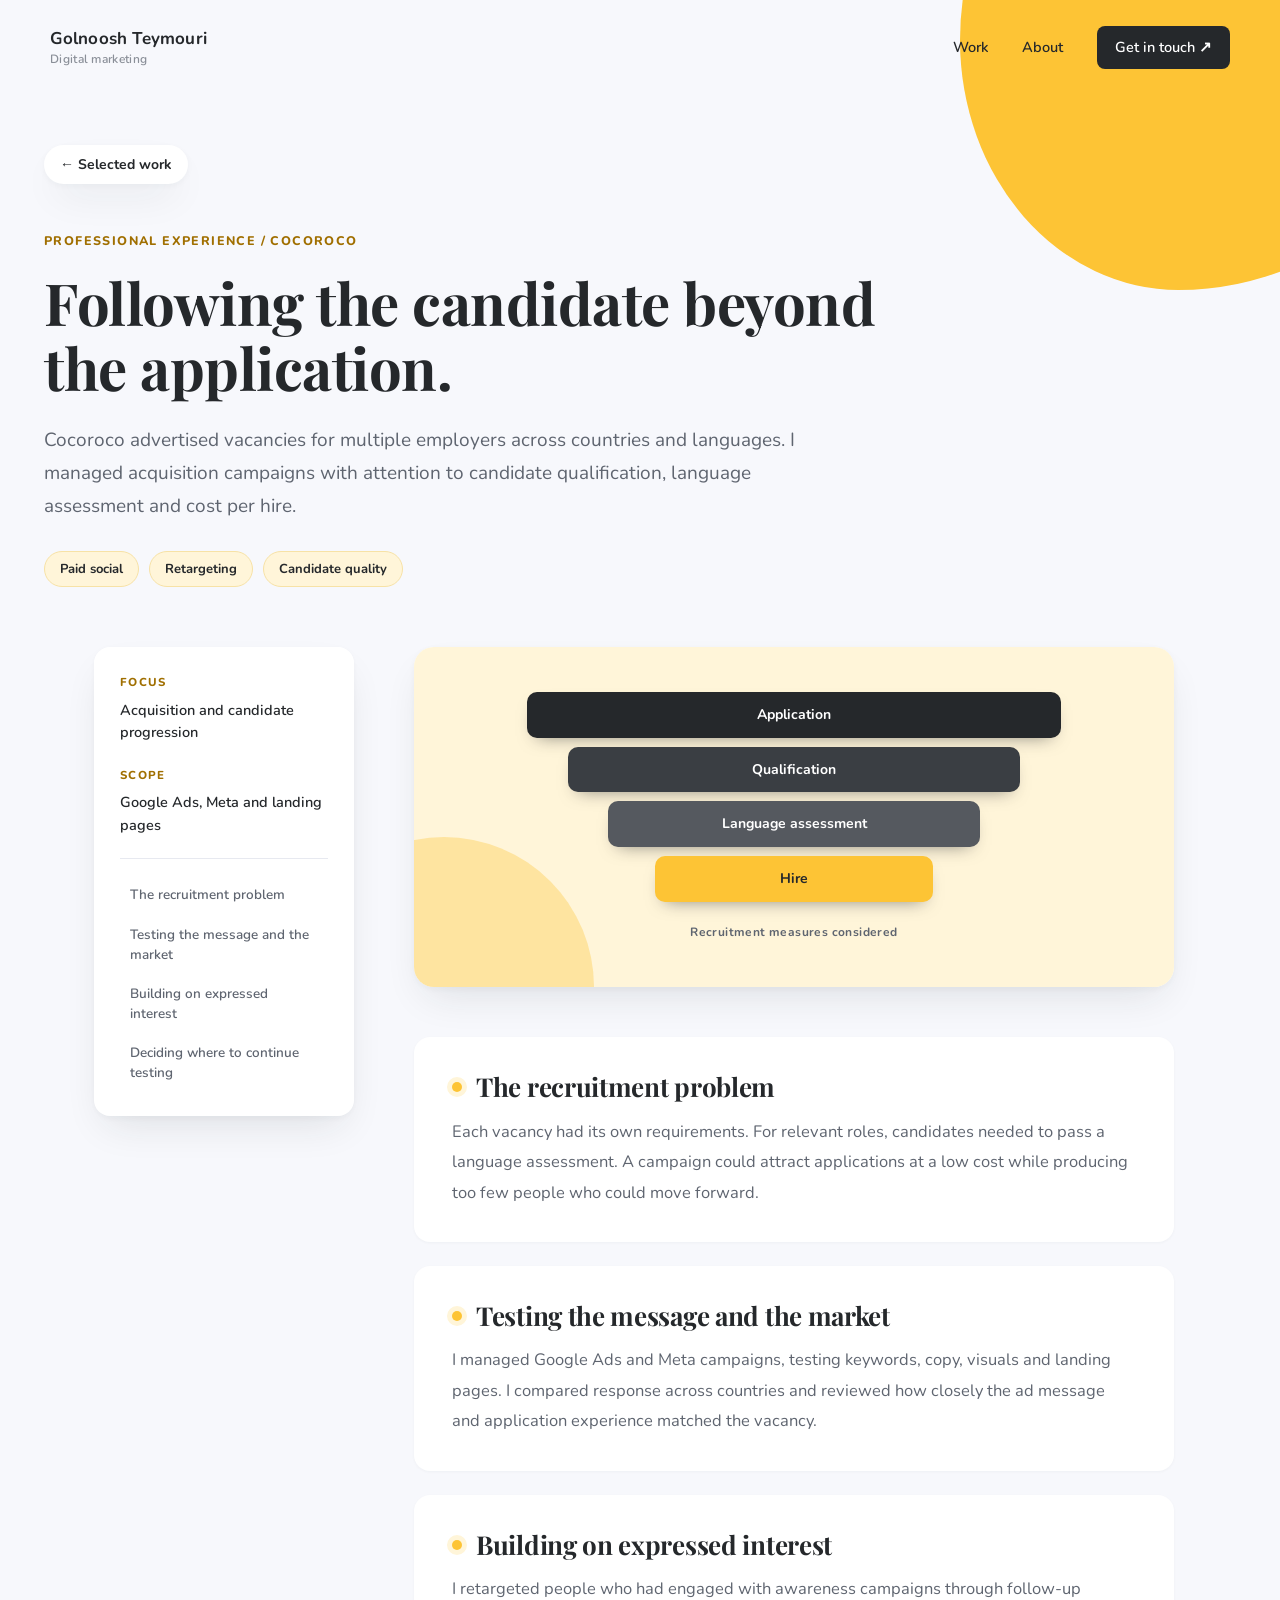
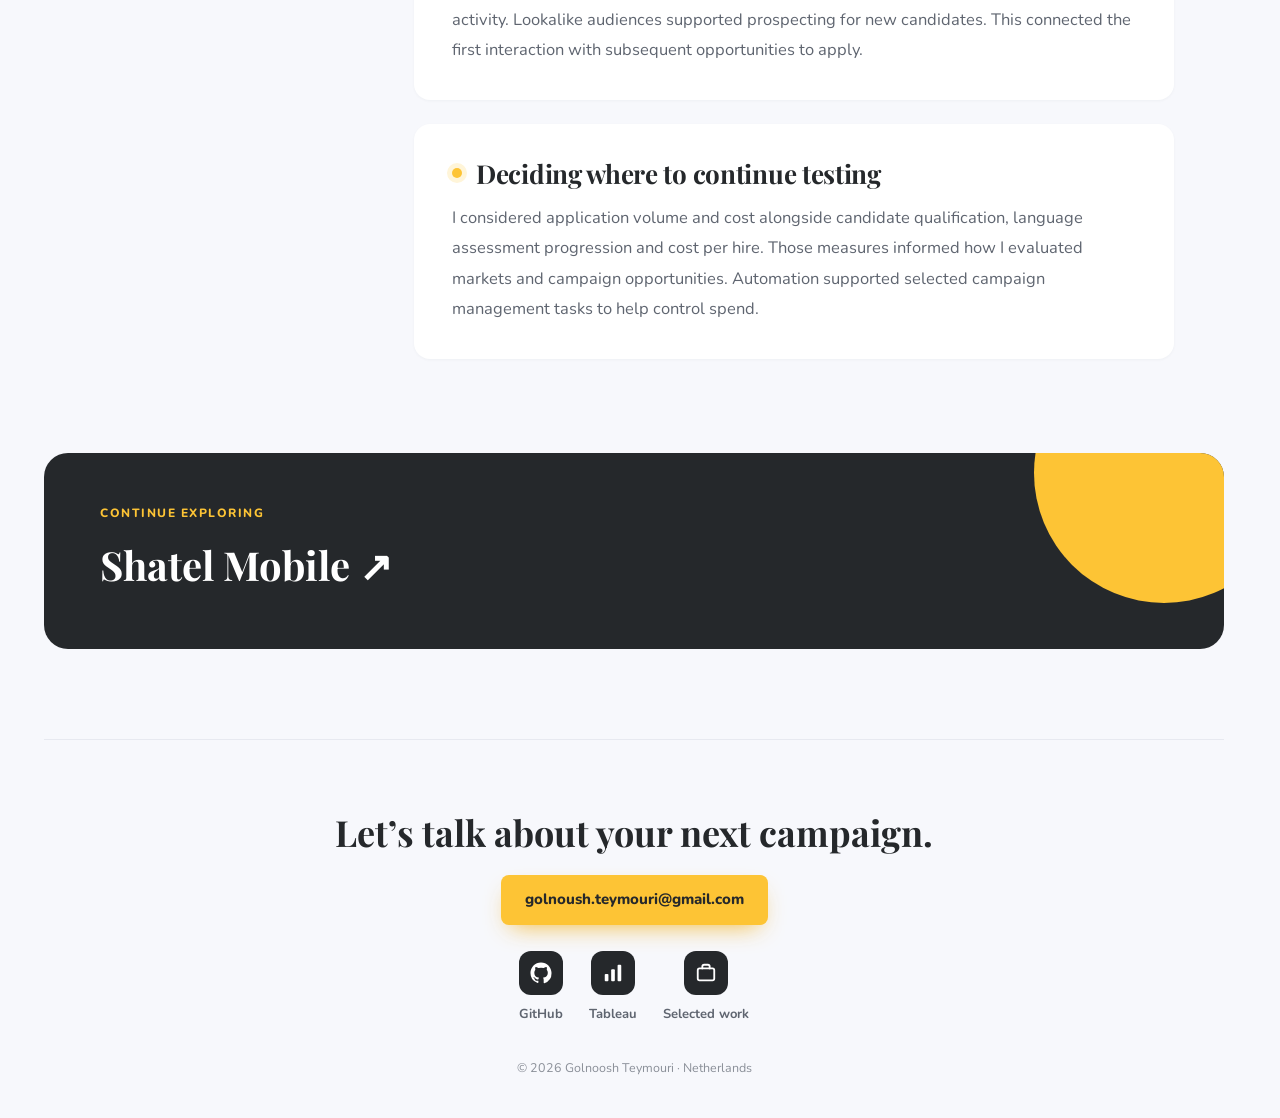
<file: projects/cocoroco.html>
<!doctype html><html lang="en"><head><meta charset="utf-8"><meta name="viewport" content="width=device-width,initial-scale=1"><title>Cocoroco | Golnoosh Teymouri</title><meta name="description" content="Paid search, paid social and retargeting for a multilingual job board serving multiple employers."><meta name="theme-color" content="#FDC435"><link rel="icon" href="../assets/favicon.svg" type="image/svg+xml"><link rel="preload" href="../assets/fonts/playfair-display-latin-700-normal.woff2" as="font" type="font/woff2" crossorigin><link rel="preload" href="../assets/fonts/nunito-latin-400-normal.woff2" as="font" type="font/woff2" crossorigin><link rel="stylesheet" href="../assets/site.css"><script>document.documentElement.classList.add('js')</script><script src="../assets/site.js" defer></script></head><body class="case"><a class="skip" href="#main">Skip to content</a><header class="header"><a class="brand" href="../index.html">Golnoosh Teymouri<span>Digital marketing</span></a><nav aria-label="Main navigation"><a href="../index.html#work">Work</a><a href="../index.html#about">About</a><a class="nav-contact" href="mailto:golnoush.teymouri@gmail.com">Get in touch <span aria-hidden="true">↗</span></a></nav></header><main id="main"><div class="case-head"><a class="back" href="../index.html#work">← Selected work</a><p class="kind">Professional experience / Cocoroco</p><h1>Following the candidate beyond the application.</h1><p class="case-lead">Cocoroco advertised vacancies for multiple employers across countries and languages. I managed acquisition campaigns with attention to candidate qualification, language assessment and cost per hire.</p><div class="tags"><span>Paid social</span><span>Retargeting</span><span>Candidate quality</span></div></div><div class="case-layout"><aside class="case-aside"><dl><dt>Focus</dt><dd>Acquisition and candidate progression</dd><dt>Scope</dt><dd>Google Ads, Meta and landing pages</dd></dl><nav aria-label="On this page"><a href="#section-0">The recruitment problem</a><a href="#section-1">Testing the message and the market</a><a href="#section-2">Building on expressed interest</a><a href="#section-3">Deciding where to continue testing</a></nav></aside><div class="case-body"><figure class="case-visual cocoroco"><div class="funnel-art"><span>Application</span><span>Qualification</span><span>Language assessment</span><span>Hire</span><p>Recruitment measures considered</p></div></figure><section id="section-0"><h2>The recruitment problem</h2><p>Each vacancy had its own requirements. For relevant roles, candidates needed to pass a language assessment. A campaign could attract applications at a low cost while producing too few people who could move forward.</p></section><section id="section-1"><h2>Testing the message and the market</h2><p>I managed Google Ads and Meta campaigns, testing keywords, copy, visuals and landing pages. I compared response across countries and reviewed how closely the ad message and application experience matched the vacancy.</p></section><section id="section-2"><h2>Building on expressed interest</h2><p>I retargeted people who had engaged with awareness campaigns through follow-up activity. Lookalike audiences supported prospecting for new candidates. This connected the first interaction with subsequent opportunities to apply.</p></section><section id="section-3"><h2>Deciding where to continue testing</h2><p>I considered application volume and cost alongside candidate qualification, language assessment progression and cost per hire. Those measures informed how I evaluated markets and campaign opportunities. Automation supported selected campaign management tasks to help control spend.</p></section></div></div><div class="next-case"><span>Continue exploring</span><a href="shatel-mobile.html">Shatel Mobile <span aria-hidden="true">↗</span></a></div></main><footer><div><strong>Let’s talk about your next campaign.</strong><a class="email" href="mailto:golnoush.teymouri@gmail.com">golnoush.teymouri@gmail.com</a></div><div class="footer-links"><a href="https://github.com/golnooshte/Portfolioprojects">GitHub</a><a href="https://public.tableau.com/app/profile/golnooah/vizzes">Tableau</a><a href="../index.html#work">Selected work</a></div><p>© 2026 Golnoosh Teymouri · Netherlands</p></footer></body></html>
</file>
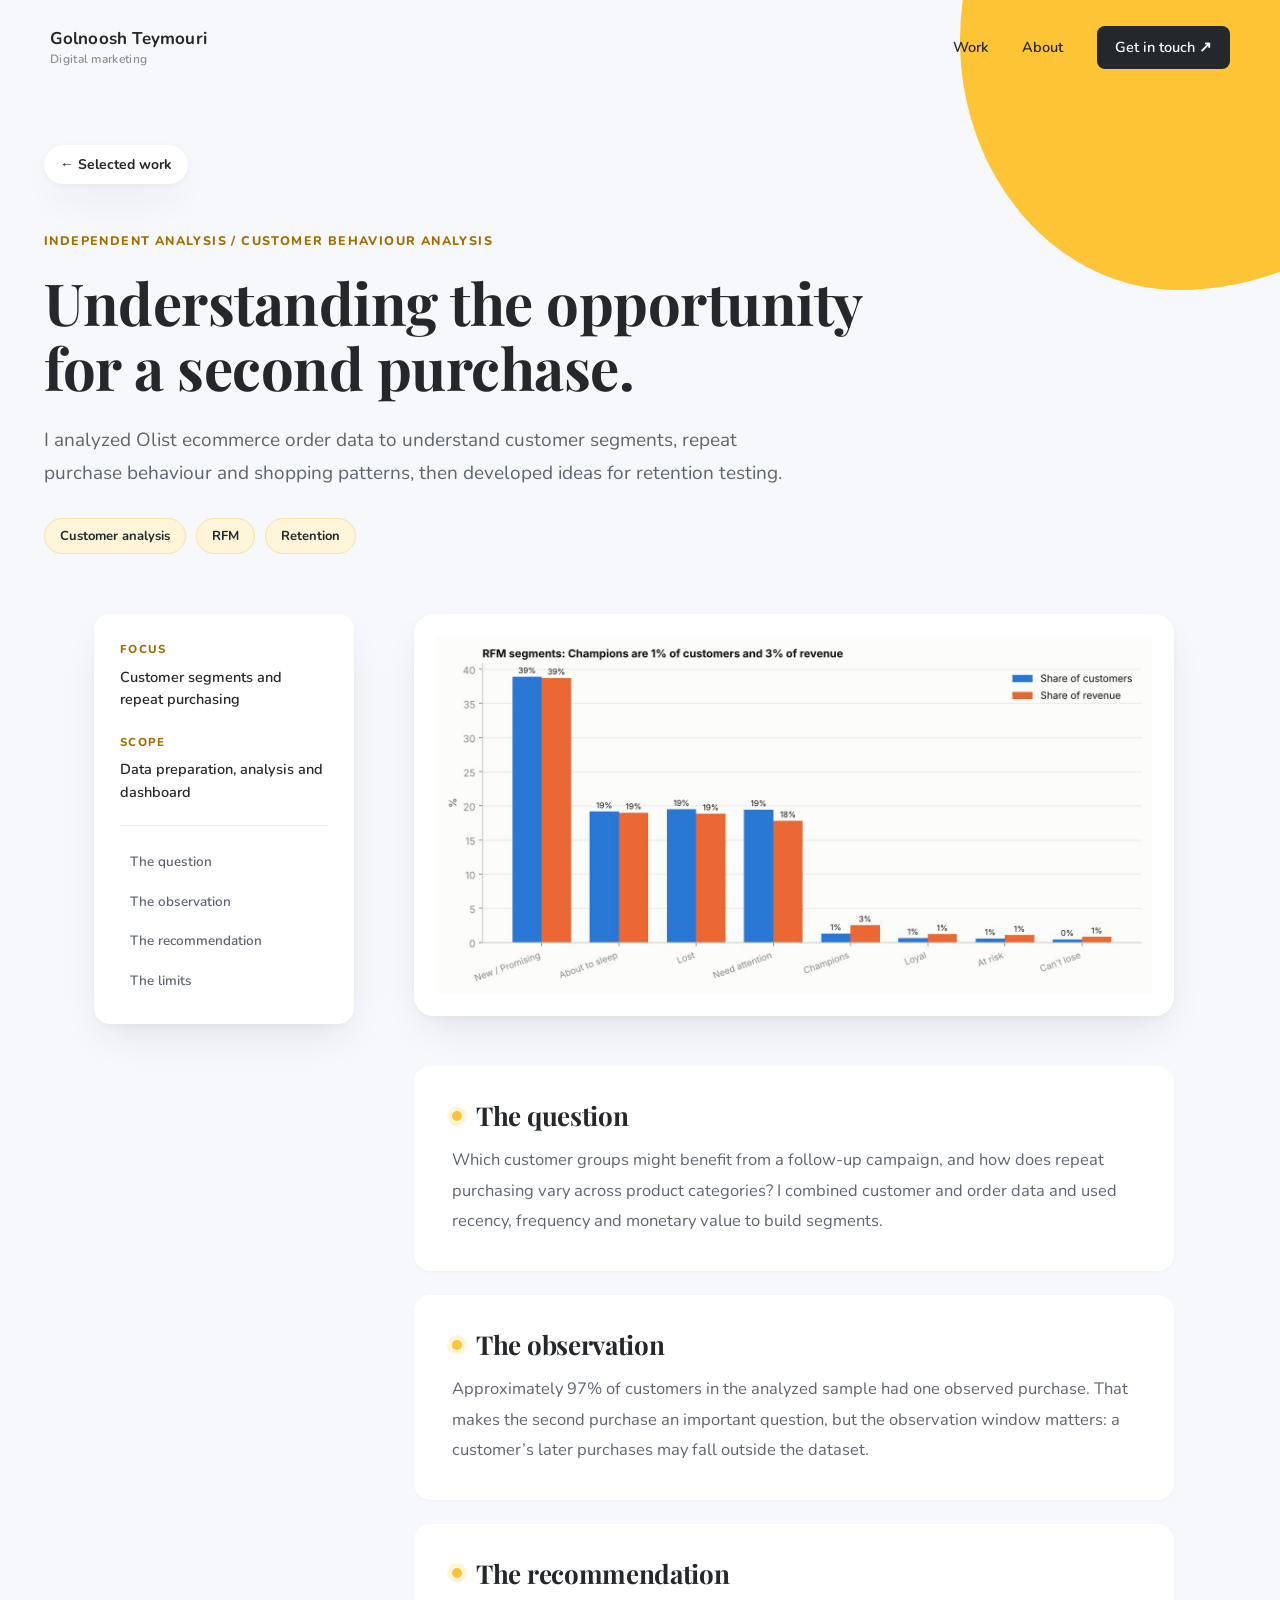
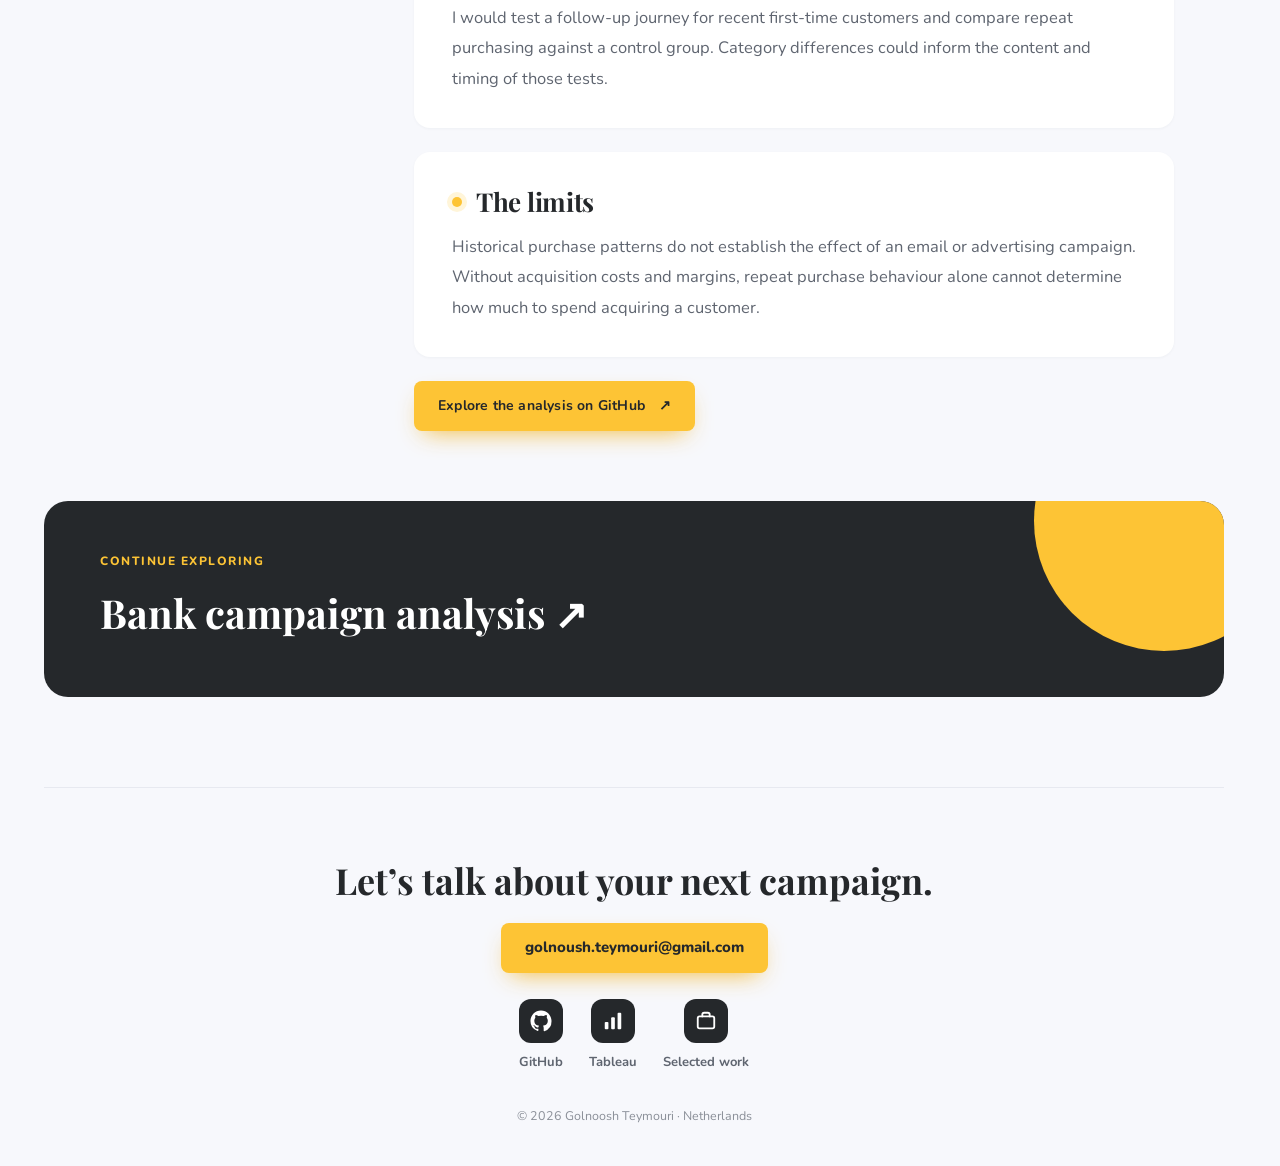
<file: projects/customer-behaviour.html>
<!doctype html><html lang="en"><head><meta charset="utf-8"><meta name="viewport" content="width=device-width,initial-scale=1"><title>Customer behaviour analysis | Golnoosh Teymouri</title><meta name="description" content="RFM segmentation and repeat purchase analysis using public ecommerce data."><meta name="theme-color" content="#FDC435"><link rel="icon" href="../assets/favicon.svg" type="image/svg+xml"><link rel="preload" href="../assets/fonts/playfair-display-latin-700-normal.woff2" as="font" type="font/woff2" crossorigin><link rel="preload" href="../assets/fonts/nunito-latin-400-normal.woff2" as="font" type="font/woff2" crossorigin><link rel="stylesheet" href="../assets/site.css"><script>document.documentElement.classList.add('js')</script><script src="../assets/site.js" defer></script></head><body class="case"><a class="skip" href="#main">Skip to content</a><header class="header"><a class="brand" href="../index.html">Golnoosh Teymouri<span>Digital marketing</span></a><nav aria-label="Main navigation"><a href="../index.html#work">Work</a><a href="../index.html#about">About</a><a class="nav-contact" href="mailto:golnoush.teymouri@gmail.com">Get in touch <span aria-hidden="true">↗</span></a></nav></header><main id="main"><div class="case-head"><a class="back" href="../index.html#work">← Selected work</a><p class="kind">Independent analysis / Customer behaviour analysis</p><h1>Understanding the opportunity for a second purchase.</h1><p class="case-lead">I analyzed Olist ecommerce order data to understand customer segments, repeat purchase behaviour and shopping patterns, then developed ideas for retention testing.</p><div class="tags"><span>Customer analysis</span><span>RFM</span><span>Retention</span></div></div><div class="case-layout"><aside class="case-aside"><dl><dt>Focus</dt><dd>Customer segments and repeat purchasing</dd><dt>Scope</dt><dd>Data preparation, analysis and dashboard</dd></dl><nav aria-label="On this page"><a href="#section-0">The question</a><a href="#section-1">The observation</a><a href="#section-2">The recommendation</a><a href="#section-3">The limits</a></nav></aside><div class="case-body"><figure class="case-visual customer-behaviour"><img src="../assets/cb_rfm_segments.jpg" alt="Chart from Customer behaviour analysis" loading="lazy"></figure><section id="section-0"><h2>The question</h2><p>Which customer groups might benefit from a follow-up campaign, and how does repeat purchasing vary across product categories? I combined customer and order data and used recency, frequency and monetary value to build segments.</p></section><section id="section-1"><h2>The observation</h2><p>Approximately 97% of customers in the analyzed sample had one observed purchase. That makes the second purchase an important question, but the observation window matters: a customer’s later purchases may fall outside the dataset.</p></section><section id="section-2"><h2>The recommendation</h2><p>I would test a follow-up journey for recent first-time customers and compare repeat purchasing against a control group. Category differences could inform the content and timing of those tests.</p></section><section id="section-3"><h2>The limits</h2><p>Historical purchase patterns do not establish the effect of an email or advertising campaign. Without acquisition costs and margins, repeat purchase behaviour alone cannot determine how much to spend acquiring a customer.</p></section><a class="button source-link" href="https://github.com/golnooshte/Portfolioprojects/tree/main/Customer%20Behaviour%20Analysis%20%28RFM%2C%20Categories%2C%20Day-Hour%29">Explore the analysis on GitHub <span aria-hidden="true">↗</span></a></div></div><div class="next-case"><span>Continue exploring</span><a href="bank-campaign.html">Bank campaign analysis <span aria-hidden="true">↗</span></a></div></main><footer><div><strong>Let’s talk about your next campaign.</strong><a class="email" href="mailto:golnoush.teymouri@gmail.com">golnoush.teymouri@gmail.com</a></div><div class="footer-links"><a href="https://github.com/golnooshte/Portfolioprojects">GitHub</a><a href="https://public.tableau.com/app/profile/golnooah/vizzes">Tableau</a><a href="../index.html#work">Selected work</a></div><p>© 2026 Golnoosh Teymouri · Netherlands</p></footer></body></html>
</file>
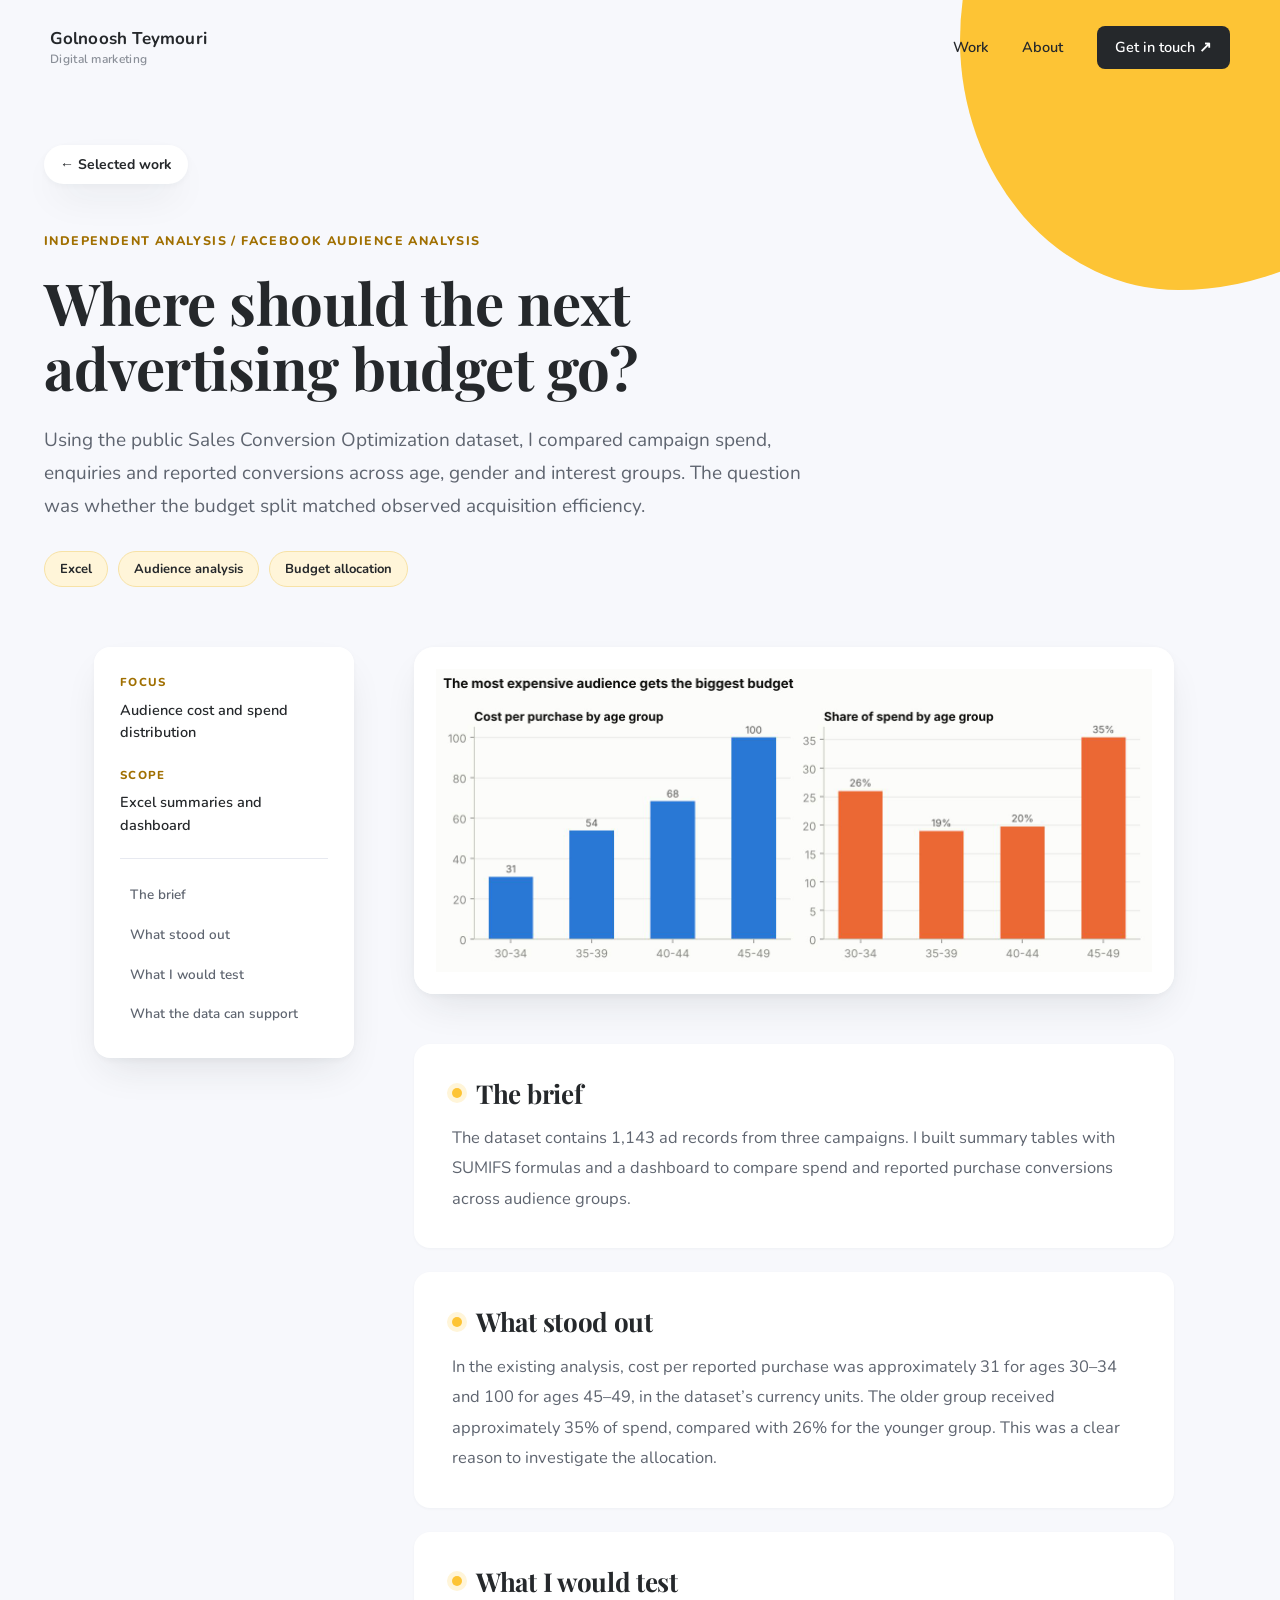
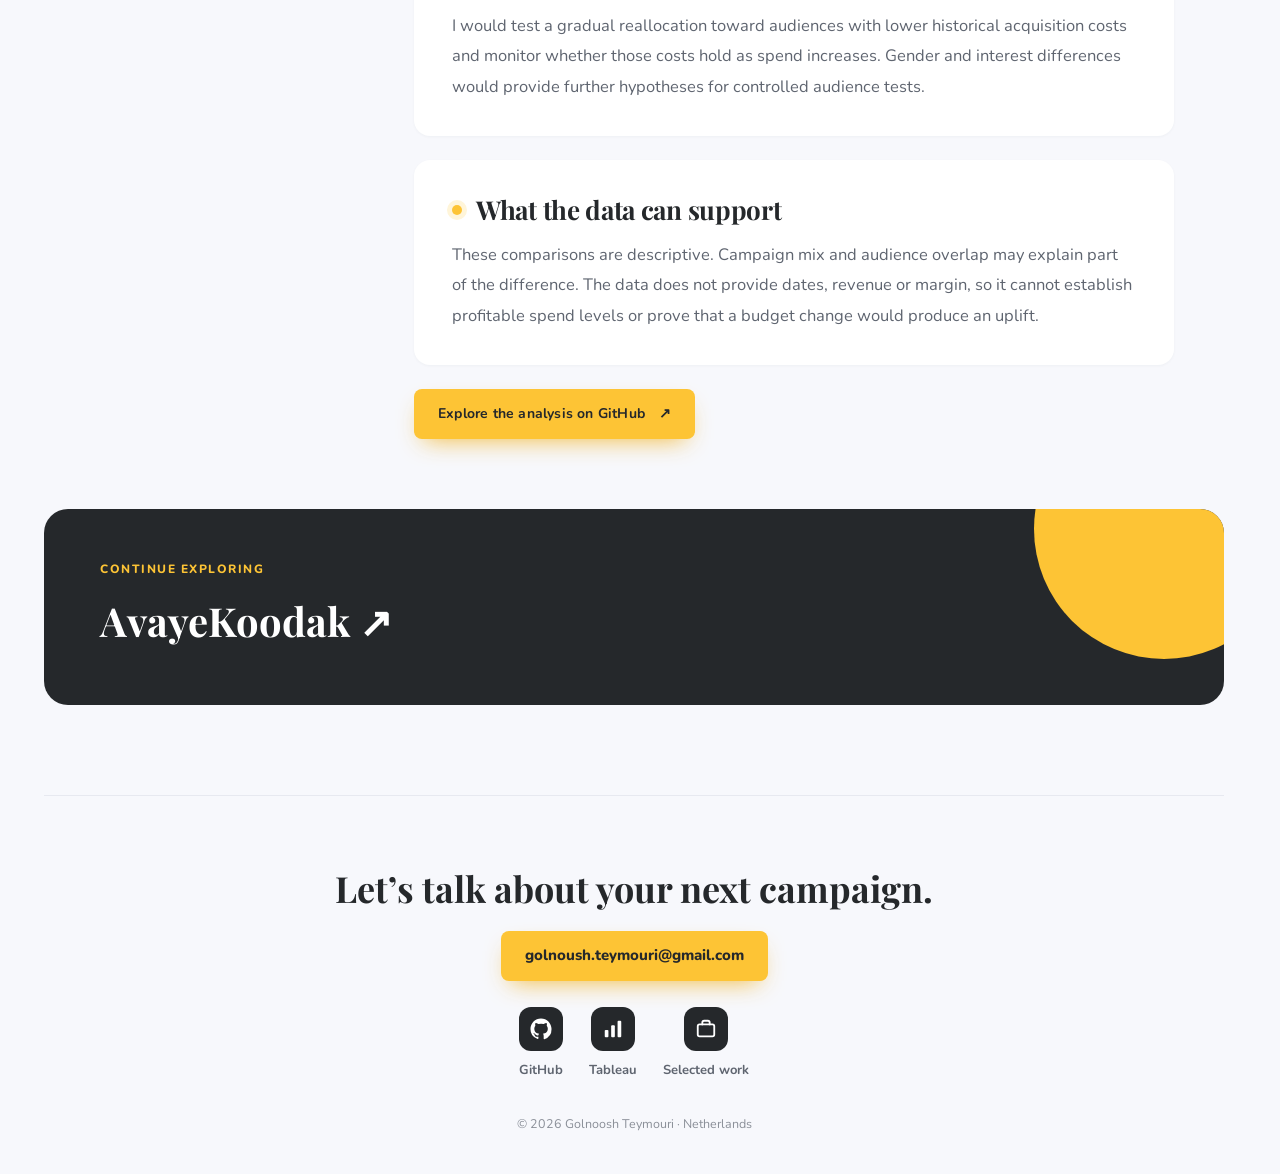
<file: projects/facebook-audience.html>
<!doctype html><html lang="en"><head><meta charset="utf-8"><meta name="viewport" content="width=device-width,initial-scale=1"><title>Facebook audience analysis | Golnoosh Teymouri</title><meta name="description" content="An Excel analysis of 1,143 ad records, comparing audience costs with where the budget went."><meta name="theme-color" content="#FDC435"><link rel="icon" href="../assets/favicon.svg" type="image/svg+xml"><link rel="preload" href="../assets/fonts/playfair-display-latin-700-normal.woff2" as="font" type="font/woff2" crossorigin><link rel="preload" href="../assets/fonts/nunito-latin-400-normal.woff2" as="font" type="font/woff2" crossorigin><link rel="stylesheet" href="../assets/site.css"><script>document.documentElement.classList.add('js')</script><script src="../assets/site.js" defer></script></head><body class="case"><a class="skip" href="#main">Skip to content</a><header class="header"><a class="brand" href="../index.html">Golnoosh Teymouri<span>Digital marketing</span></a><nav aria-label="Main navigation"><a href="../index.html#work">Work</a><a href="../index.html#about">About</a><a class="nav-contact" href="mailto:golnoush.teymouri@gmail.com">Get in touch <span aria-hidden="true">↗</span></a></nav></header><main id="main"><div class="case-head"><a class="back" href="../index.html#work">← Selected work</a><p class="kind">Independent analysis / Facebook audience analysis</p><h1>Where should the next advertising budget go?</h1><p class="case-lead">Using the public Sales Conversion Optimization dataset, I compared campaign spend, enquiries and reported conversions across age, gender and interest groups. The question was whether the budget split matched observed acquisition efficiency.</p><div class="tags"><span>Excel</span><span>Audience analysis</span><span>Budget allocation</span></div></div><div class="case-layout"><aside class="case-aside"><dl><dt>Focus</dt><dd>Audience cost and spend distribution</dd><dt>Scope</dt><dd>Excel summaries and dashboard</dd></dl><nav aria-label="On this page"><a href="#section-0">The brief</a><a href="#section-1">What stood out</a><a href="#section-2">What I would test</a><a href="#section-3">What the data can support</a></nav></aside><div class="case-body"><figure class="case-visual facebook-audience"><img src="../assets/fb_age.jpg" alt="Chart from Facebook audience analysis" loading="lazy"></figure><section id="section-0"><h2>The brief</h2><p>The dataset contains 1,143 ad records from three campaigns. I built summary tables with SUMIFS formulas and a dashboard to compare spend and reported purchase conversions across audience groups.</p></section><section id="section-1"><h2>What stood out</h2><p>In the existing analysis, cost per reported purchase was approximately 31 for ages 30–34 and 100 for ages 45–49, in the dataset’s currency units. The older group received approximately 35% of spend, compared with 26% for the younger group. This was a clear reason to investigate the allocation.</p></section><section id="section-2"><h2>What I would test</h2><p>I would test a gradual reallocation toward audiences with lower historical acquisition costs and monitor whether those costs hold as spend increases. Gender and interest differences would provide further hypotheses for controlled audience tests.</p></section><section id="section-3"><h2>What the data can support</h2><p>These comparisons are descriptive. Campaign mix and audience overlap may explain part of the difference. The data does not provide dates, revenue or margin, so it cannot establish profitable spend levels or prove that a budget change would produce an uplift.</p></section><a class="button source-link" href="https://github.com/golnooshte/Portfolioprojects/tree/main/Facebook%20Campaign%20Audience%20Analysis">Explore the analysis on GitHub <span aria-hidden="true">↗</span></a></div></div><div class="next-case"><span>Continue exploring</span><a href="youtube.html">AvayeKoodak <span aria-hidden="true">↗</span></a></div></main><footer><div><strong>Let’s talk about your next campaign.</strong><a class="email" href="mailto:golnoush.teymouri@gmail.com">golnoush.teymouri@gmail.com</a></div><div class="footer-links"><a href="https://github.com/golnooshte/Portfolioprojects">GitHub</a><a href="https://public.tableau.com/app/profile/golnooah/vizzes">Tableau</a><a href="../index.html#work">Selected work</a></div><p>© 2026 Golnoosh Teymouri · Netherlands</p></footer></body></html>
</file>
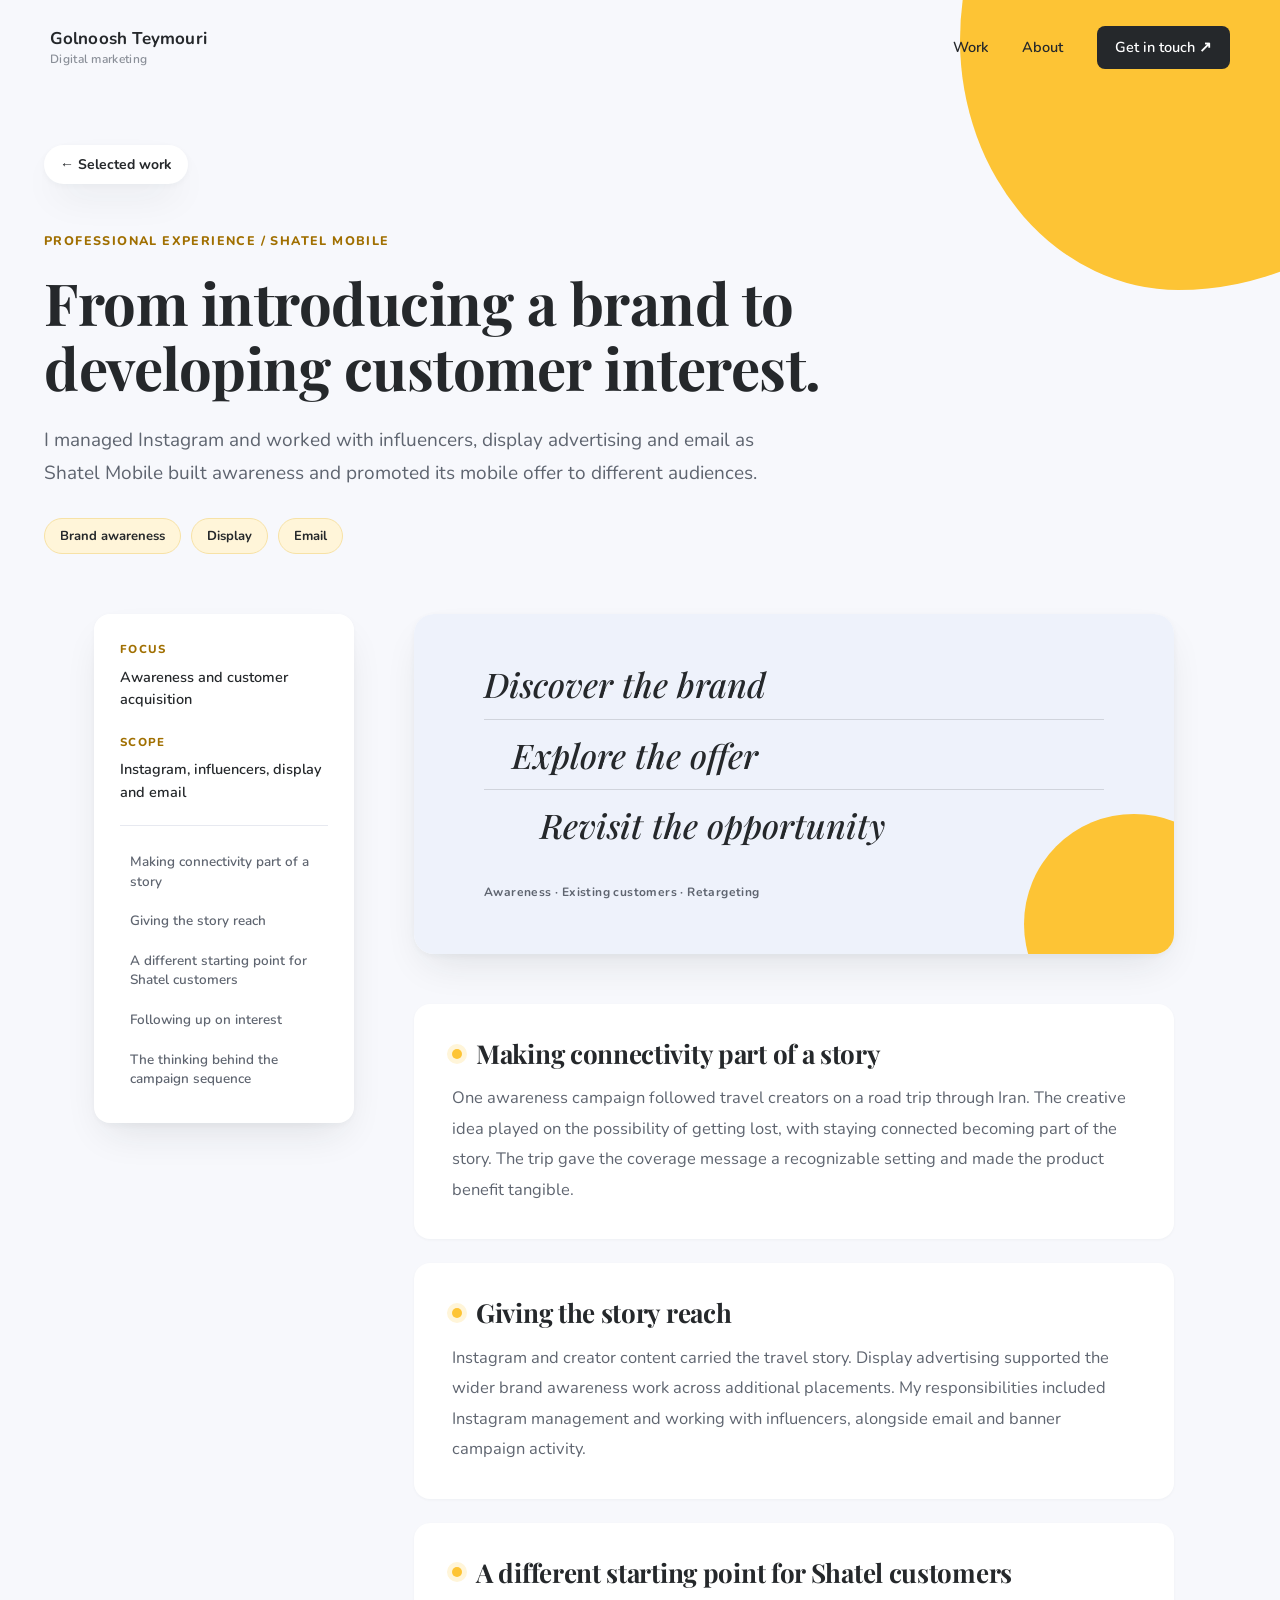
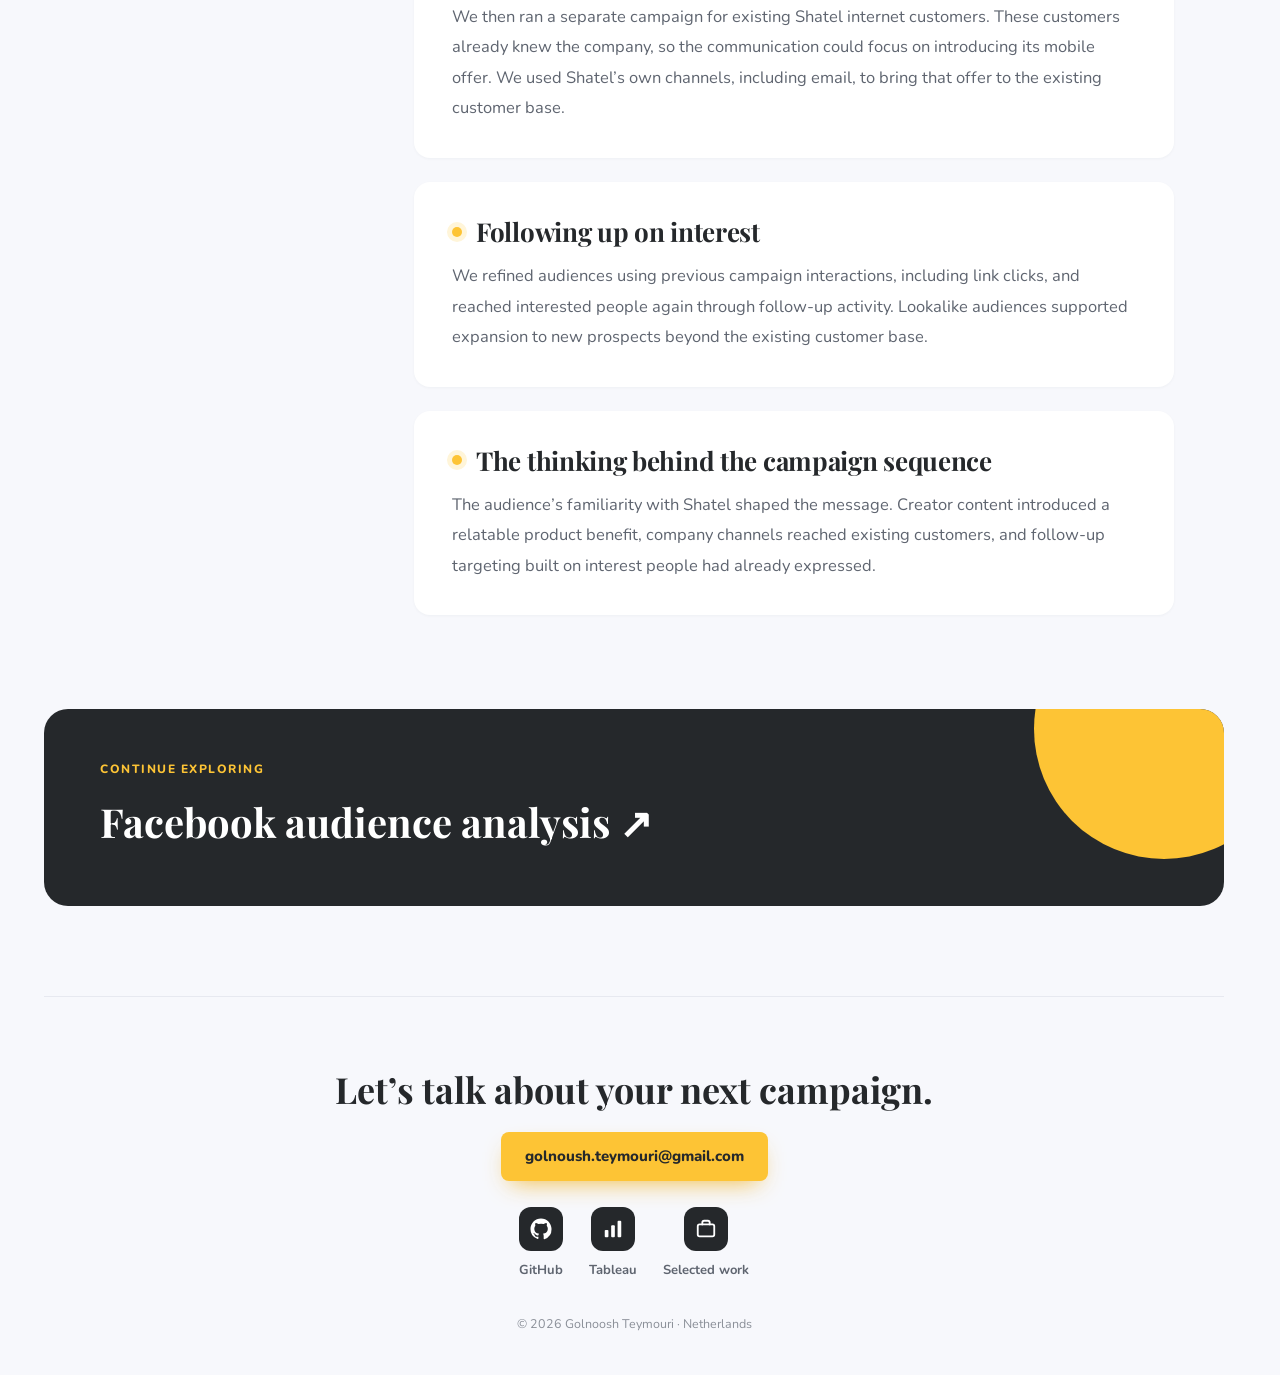
<file: projects/shatel-mobile.html>
<!doctype html><html lang="en"><head><meta charset="utf-8"><meta name="viewport" content="width=device-width,initial-scale=1"><title>Shatel Mobile | Golnoosh Teymouri</title><meta name="description" content="Influencers, display and email campaigns for a new mobile brand and an existing internet customer base."><meta name="theme-color" content="#FDC435"><link rel="icon" href="../assets/favicon.svg" type="image/svg+xml"><link rel="preload" href="../assets/fonts/playfair-display-latin-700-normal.woff2" as="font" type="font/woff2" crossorigin><link rel="preload" href="../assets/fonts/nunito-latin-400-normal.woff2" as="font" type="font/woff2" crossorigin><link rel="stylesheet" href="../assets/site.css"><script>document.documentElement.classList.add('js')</script><script src="../assets/site.js" defer></script></head><body class="case"><a class="skip" href="#main">Skip to content</a><header class="header"><a class="brand" href="../index.html">Golnoosh Teymouri<span>Digital marketing</span></a><nav aria-label="Main navigation"><a href="../index.html#work">Work</a><a href="../index.html#about">About</a><a class="nav-contact" href="mailto:golnoush.teymouri@gmail.com">Get in touch <span aria-hidden="true">↗</span></a></nav></header><main id="main"><div class="case-head"><a class="back" href="../index.html#work">← Selected work</a><p class="kind">Professional experience / Shatel Mobile</p><h1>From introducing a brand to developing customer interest.</h1><p class="case-lead">I managed Instagram and worked with influencers, display advertising and email as Shatel Mobile built awareness and promoted its mobile offer to different audiences.</p><div class="tags"><span>Brand awareness</span><span>Display</span><span>Email</span></div></div><div class="case-layout"><aside class="case-aside"><dl><dt>Focus</dt><dd>Awareness and customer acquisition</dd><dt>Scope</dt><dd>Instagram, influencers, display and email</dd></dl><nav aria-label="On this page"><a href="#section-0">Making connectivity part of a story</a><a href="#section-1">Giving the story reach</a><a href="#section-2">A different starting point for Shatel customers</a><a href="#section-3">Following up on interest</a><a href="#section-4">The thinking behind the campaign sequence</a></nav></aside><div class="case-body"><figure class="case-visual shatel-mobile"><div class="audience-art"><span>Discover the brand</span><span>Explore the offer</span><span>Revisit the opportunity</span><p>Awareness · Existing customers · Retargeting</p></div></figure><section id="section-0"><h2>Making connectivity part of a story</h2><p>One awareness campaign followed travel creators on a road trip through Iran. The creative idea played on the possibility of getting lost, with staying connected becoming part of the story. The trip gave the coverage message a recognizable setting and made the product benefit tangible.</p></section><section id="section-1"><h2>Giving the story reach</h2><p>Instagram and creator content carried the travel story. Display advertising supported the wider brand awareness work across additional placements. My responsibilities included Instagram management and working with influencers, alongside email and banner campaign activity.</p></section><section id="section-2"><h2>A different starting point for Shatel customers</h2><p>We then ran a separate campaign for existing Shatel internet customers. These customers already knew the company, so the communication could focus on introducing its mobile offer. We used Shatel’s own channels, including email, to bring that offer to the existing customer base.</p></section><section id="section-3"><h2>Following up on interest</h2><p>We refined audiences using previous campaign interactions, including link clicks, and reached interested people again through follow-up activity. Lookalike audiences supported expansion to new prospects beyond the existing customer base.</p></section><section id="section-4"><h2>The thinking behind the campaign sequence</h2><p>The audience’s familiarity with Shatel shaped the message. Creator content introduced a relatable product benefit, company channels reached existing customers, and follow-up targeting built on interest people had already expressed.</p></section></div></div><div class="next-case"><span>Continue exploring</span><a href="facebook-audience.html">Facebook audience analysis <span aria-hidden="true">↗</span></a></div></main><footer><div><strong>Let’s talk about your next campaign.</strong><a class="email" href="mailto:golnoush.teymouri@gmail.com">golnoush.teymouri@gmail.com</a></div><div class="footer-links"><a href="https://github.com/golnooshte/Portfolioprojects">GitHub</a><a href="https://public.tableau.com/app/profile/golnooah/vizzes">Tableau</a><a href="../index.html#work">Selected work</a></div><p>© 2026 Golnoosh Teymouri · Netherlands</p></footer></body></html>
</file>
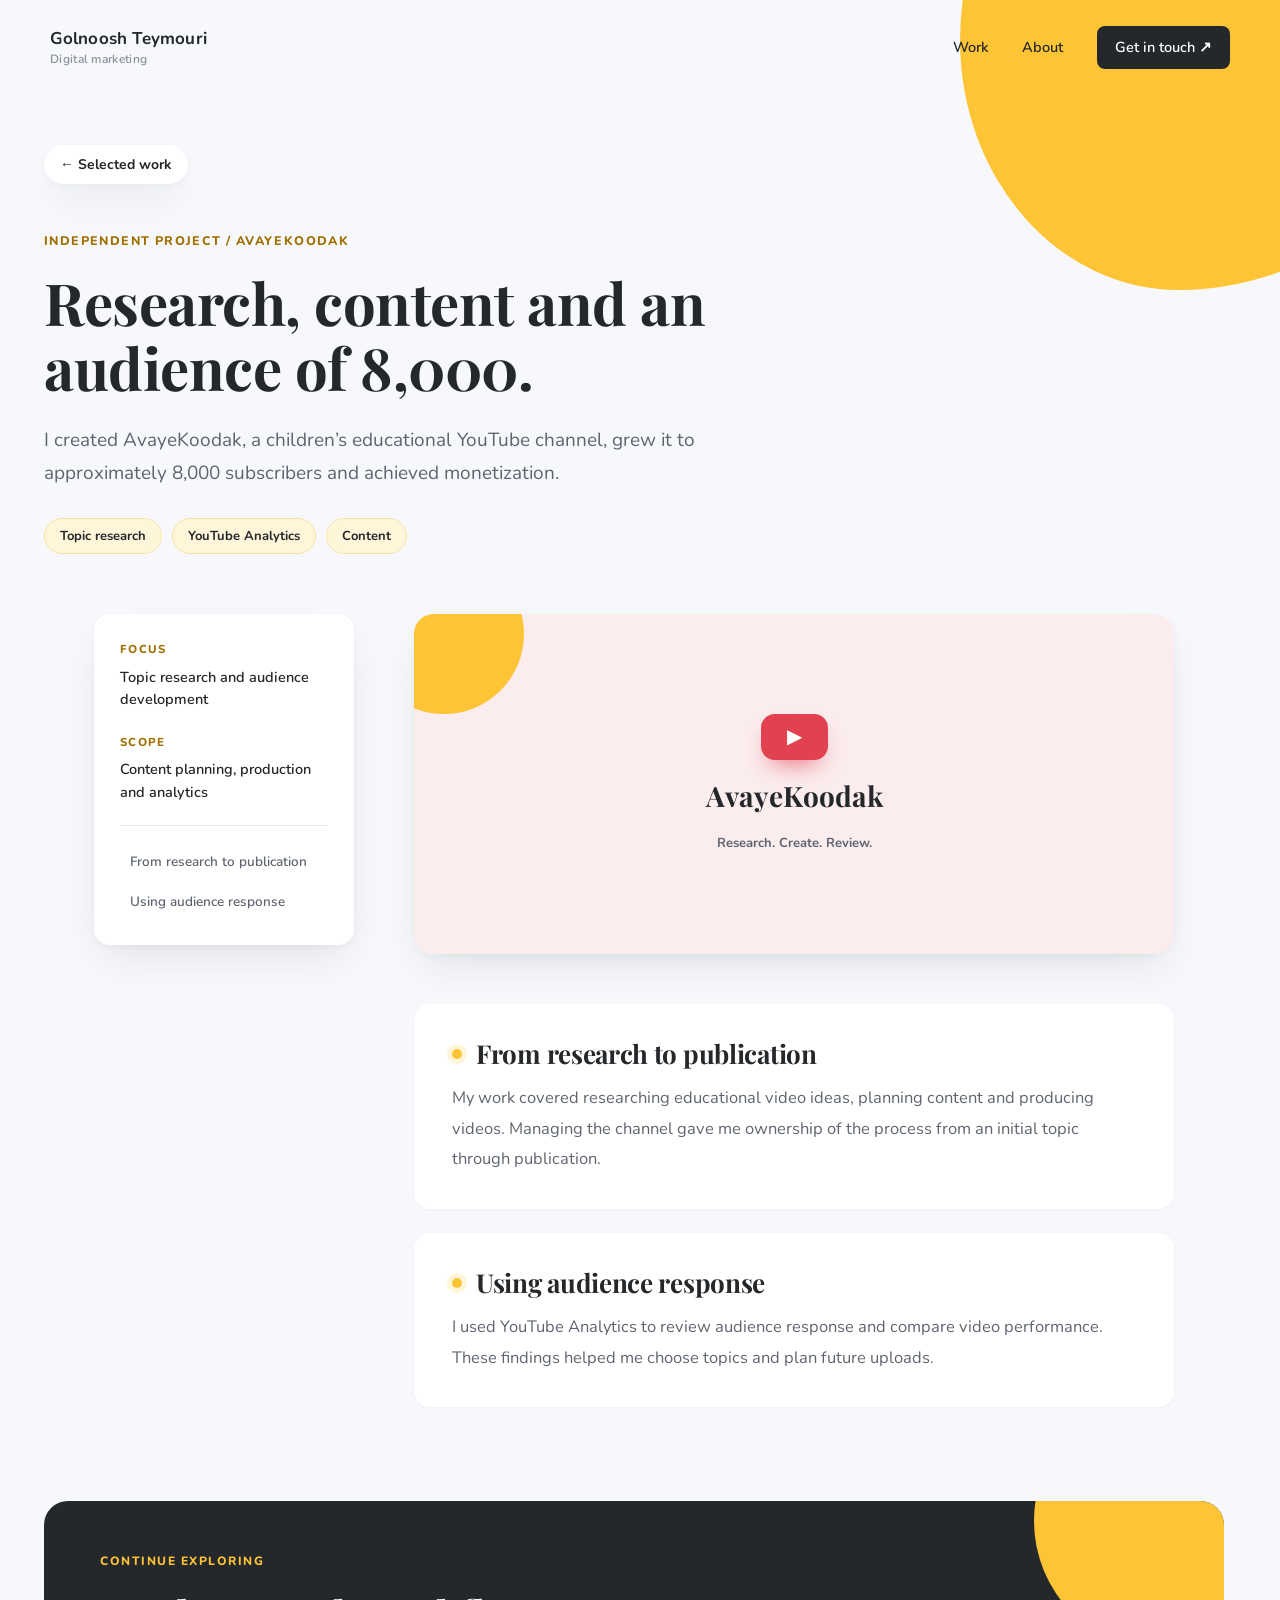
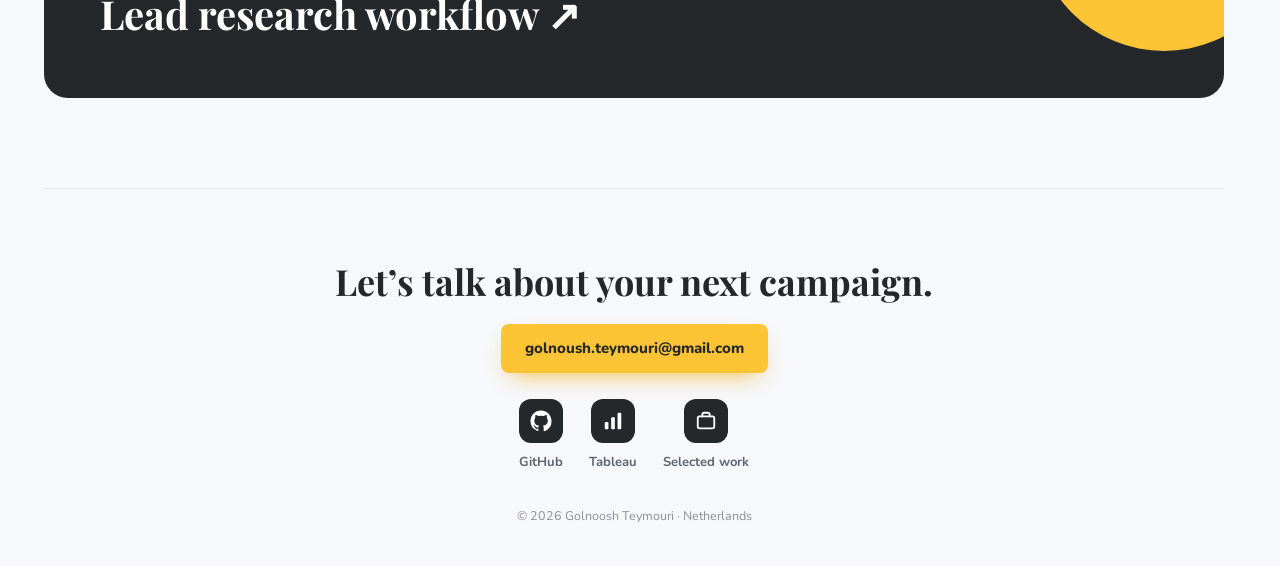
<file: projects/youtube.html>
<!doctype html><html lang="en"><head><meta charset="utf-8"><meta name="viewport" content="width=device-width,initial-scale=1"><title>AvayeKoodak | Golnoosh Teymouri</title><meta name="description" content="Creating and growing a monetized children’s educational YouTube channel."><meta name="theme-color" content="#FDC435"><link rel="icon" href="../assets/favicon.svg" type="image/svg+xml"><link rel="preload" href="../assets/fonts/playfair-display-latin-700-normal.woff2" as="font" type="font/woff2" crossorigin><link rel="preload" href="../assets/fonts/nunito-latin-400-normal.woff2" as="font" type="font/woff2" crossorigin><link rel="stylesheet" href="../assets/site.css"><script>document.documentElement.classList.add('js')</script><script src="../assets/site.js" defer></script></head><body class="case"><a class="skip" href="#main">Skip to content</a><header class="header"><a class="brand" href="../index.html">Golnoosh Teymouri<span>Digital marketing</span></a><nav aria-label="Main navigation"><a href="../index.html#work">Work</a><a href="../index.html#about">About</a><a class="nav-contact" href="mailto:golnoush.teymouri@gmail.com">Get in touch <span aria-hidden="true">↗</span></a></nav></header><main id="main"><div class="case-head"><a class="back" href="../index.html#work">← Selected work</a><p class="kind">Independent project / AvayeKoodak</p><h1>Research, content and an audience of 8,000.</h1><p class="case-lead">I created AvayeKoodak, a children’s educational YouTube channel, grew it to approximately 8,000 subscribers and achieved monetization.</p><div class="tags"><span>Topic research</span><span>YouTube Analytics</span><span>Content</span></div></div><div class="case-layout"><aside class="case-aside"><dl><dt>Focus</dt><dd>Topic research and audience development</dd><dt>Scope</dt><dd>Content planning, production and analytics</dd></dl><nav aria-label="On this page"><a href="#section-0">From research to publication</a><a href="#section-1">Using audience response</a></nav></aside><div class="case-body"><figure class="case-visual youtube"><div class="youtube-art"><div class="play" aria-hidden="true">▶</div><strong>AvayeKoodak</strong><span>Research. Create. Review.</span></div></figure><section id="section-0"><h2>From research to publication</h2><p>My work covered researching educational video ideas, planning content and producing videos. Managing the channel gave me ownership of the process from an initial topic through publication.</p></section><section id="section-1"><h2>Using audience response</h2><p>I used YouTube Analytics to review audience response and compare video performance. These findings helped me choose topics and plan future uploads.</p></section></div></div><div class="next-case"><span>Continue exploring</span><a href="automation.html">Lead research workflow <span aria-hidden="true">↗</span></a></div></main><footer><div><strong>Let’s talk about your next campaign.</strong><a class="email" href="mailto:golnoush.teymouri@gmail.com">golnoush.teymouri@gmail.com</a></div><div class="footer-links"><a href="https://github.com/golnooshte/Portfolioprojects">GitHub</a><a href="https://public.tableau.com/app/profile/golnooah/vizzes">Tableau</a><a href="../index.html#work">Selected work</a></div><p>© 2026 Golnoosh Teymouri · Netherlands</p></footer></body></html>
</file>
<file: assets/site.css>
/* ==========================================================================
   Golnoosh Teymouri portfolio
   Visual system adapted from the "Personal Portfolio Website Template" (Figma Community):
   Playfair Display headings, Nunito body, warm yellow accent, soft card shadows,
   alternating split project cards and an organic yellow blob behind the portrait.
   ========================================================================== */

/* Self-hosted fonts (SIL Open Font License, see assets/fonts) */
@font-face{font-family:'Nunito';src:url('fonts/nunito-latin-400-normal.woff2') format('woff2');font-weight:400;font-style:normal;font-display:swap}
@font-face{font-family:'Nunito';src:url('fonts/nunito-latin-600-normal.woff2') format('woff2');font-weight:600;font-style:normal;font-display:swap}
@font-face{font-family:'Nunito';src:url('fonts/nunito-latin-700-normal.woff2') format('woff2');font-weight:700;font-style:normal;font-display:swap}
@font-face{font-family:'Nunito';src:url('fonts/nunito-latin-800-normal.woff2') format('woff2');font-weight:800;font-style:normal;font-display:swap}
@font-face{font-family:'Playfair Display';src:url('fonts/playfair-display-latin-600-normal.woff2') format('woff2');font-weight:600;font-style:normal;font-display:swap}
@font-face{font-family:'Playfair Display';src:url('fonts/playfair-display-latin-700-normal.woff2') format('woff2');font-weight:700;font-style:normal;font-display:swap}
@font-face{font-family:'Playfair Display';src:url('fonts/playfair-display-latin-500-italic.woff2') format('woff2');font-weight:500;font-style:italic;font-display:swap}

:root{
  --bg:#F7F8FC;
  --card:#FFFFFF;
  --ink:#25282B;
  --muted:#5F6570;
  --soft:#8A8F98;
  --line:#E7E9F0;
  --yellow:#FDC435;
  --yellow-soft:#FFF5D9;
  --yellow-deep:#F2B01E;
  --amber:#A06F00;            /* readable yellow-family text on light backgrounds */
  --sky:#EEF2FB;
  --sage:#E7F1EC;
  --rose:#FBEDEE;
  --serif:'Playfair Display',Georgia,'Times New Roman',serif;
  --sans:'Nunito','Avenir Next','Segoe UI',Arial,sans-serif;
  --radius:16px;
  --shadow:0 2px 6px rgba(37,40,43,.04),0 18px 40px -12px rgba(37,40,43,.12);
  --shadow-lift:0 4px 10px rgba(37,40,43,.06),0 28px 60px -16px rgba(37,40,43,.20);
  --max:1180px;
  --ease:cubic-bezier(.2,.7,.2,1);
}

*{box-sizing:border-box}
html{scroll-behavior:smooth;scroll-padding-top:30px}
html,body{overflow-x:clip}
body{margin:0;background:var(--bg);color:var(--ink);font-family:var(--sans);font-size:16px;line-height:1.7;-webkit-font-smoothing:antialiased}
a{color:inherit;text-underline-offset:5px}
button{font:inherit}
img{display:block;width:100%;height:auto}
a,button{-webkit-tap-highlight-color:transparent}
a:focus-visible,button:focus-visible{outline:3px solid var(--yellow-deep);outline-offset:4px;border-radius:6px}
[hidden]{display:none!important}
::selection{background:var(--yellow);color:var(--ink)}
.skip{position:absolute;top:-100px;left:20px;z-index:50;background:white;padding:12px;border-radius:8px}
.skip:focus{top:10px}

h1,h2,h3,p{margin-top:0}
h1,h2,h3{font-family:var(--serif);font-weight:700;color:var(--ink)}
h1{font-size:clamp(40px,5vw,62px);line-height:1.12;letter-spacing:-.5px;margin-bottom:26px}
h2{font-size:clamp(30px,3.4vw,42px);line-height:1.2;letter-spacing:-.3px}
h3{font-size:24px;line-height:1.3;letter-spacing:-.2px}

/* ---------- Header ---------- */
.header{position:relative;z-index:10;max-width:calc(var(--max) + 88px);margin:auto;padding:26px 44px;display:flex;align-items:center;justify-content:space-between;gap:25px}
.brand{font-size:17px;text-decoration:none;font-weight:700;line-height:1.25;letter-spacing:.1px}
.brand span{display:block;font-size:12px;font-weight:600;color:var(--soft);letter-spacing:.3px;margin-top:3px}
nav{display:flex;gap:34px;align-items:center}
nav a{text-decoration:none;font-size:14.5px;font-weight:600;position:relative;padding:4px 0}
nav a:not(.nav-contact)::after{content:"";position:absolute;left:0;right:0;bottom:-2px;height:2px;background:var(--ink);transform:scaleX(0);transform-origin:left;transition:transform .3s var(--ease)}
nav a:not(.nav-contact):hover::after{transform:scaleX(1)}
.nav-contact{background:var(--ink);color:white;padding:9px 18px!important;border-radius:8px;transition:transform .25s var(--ease),box-shadow .25s}
.nav-contact:hover{transform:translateY(-2px);box-shadow:0 10px 20px -8px rgba(37,40,43,.5)}

/* ---------- Shared layout ---------- */
.hero,.highlights,.section,.case-head,.case-layout,.next-case,footer{max-width:var(--max);margin-left:auto;margin-right:auto}

/* ---------- Buttons ---------- */
.button{display:inline-flex;align-items:center;gap:14px;background:var(--yellow);color:var(--ink);padding:13px 24px;text-decoration:none;border-radius:8px;font-size:15px;font-weight:800;letter-spacing:.2px;box-shadow:0 10px 24px -10px rgba(242,176,30,.9);transition:transform .25s var(--ease),box-shadow .25s,background .25s}
.button:hover{background:var(--yellow-deep);transform:translateY(-2px);box-shadow:0 16px 30px -12px rgba(242,176,30,1)}
.button span{transition:transform .25s var(--ease)}
.button:hover span{transform:translateY(3px)}

/* ---------- Hero ---------- */
.home .header{margin-bottom:0}
.hero{position:relative;display:grid;grid-template-columns:minmax(0,640px) 1fr;align-items:center;min-height:min(620px,calc(100vh - 100px));padding:40px 0 70px}
.hero-copy{position:relative;z-index:2;max-width:640px}
.hero h1{font-size:clamp(40px,4.1vw,58px)}
.intro-name{display:inline-block;color:var(--amber);font-size:14px;font-weight:800;letter-spacing:1.6px;text-transform:uppercase;margin:0 0 18px}
.hero-lead{max-width:470px;color:var(--muted);font-size:17.5px;line-height:1.75;margin-bottom:34px}
.hero-visual{position:absolute;top:-104px;right:calc((100vw - var(--max)) / -2);width:min(52vw,760px);z-index:1;pointer-events:none}
.hero-visual img{width:100%;height:auto;animation:floatIn 1.1s var(--ease) both}
@keyframes floatIn{from{opacity:0;transform:translate(30px,-10px) scale(.98)}to{opacity:1;transform:none}}
.home nav a:not(.nav-contact){color:var(--ink)}

/* ---------- Highlights band (note + stats) ---------- */
.highlights{position:relative;z-index:3;display:grid;grid-template-columns:minmax(0,1.05fr) minmax(0,1.4fr);background:var(--card);border-radius:22px;box-shadow:var(--shadow);overflow:hidden;margin-top:30px}
.hero-note{position:relative;overflow:hidden;background:var(--ink);color:white;padding:40px 40px 34px}
.hero-note::before{content:"";position:absolute;right:-60px;top:-60px;width:180px;height:180px;border-radius:50%;background:var(--yellow);opacity:.95}
.note-top{position:relative;font-size:12px;font-weight:800;letter-spacing:1.4px;text-transform:uppercase;color:var(--yellow)}
.hero-note>p{position:relative;font-family:var(--serif);font-style:italic;font-weight:500;font-size:30px;line-height:1.28;margin:20px 0 22px;max-width:330px}
.note-line{height:3px;width:56px;background:var(--yellow);border-radius:3px;margin:0 0 20px}
.hero-note ul{list-style:none;padding:0;margin:0 0 26px;font-size:14.5px;line-height:1.6}
.hero-note li{position:relative;padding-left:24px;margin-bottom:8px;color:#E9EAEC}
.hero-note li::before{content:"";position:absolute;left:0;top:8px;width:10px;height:10px;border-radius:50%;border:2px solid var(--yellow)}
.note-bottom{font-size:12.5px;color:#B6B9BF;display:inline-flex;align-items:center;gap:8px}
.note-bottom::before{content:"";width:8px;height:8px;border-radius:50%;background:var(--yellow);box-shadow:0 0 0 4px rgba(253,196,53,.25)}
.scope{display:grid;grid-template-columns:repeat(3,1fr);align-items:stretch}
.scope>div{padding:44px 30px;display:flex;flex-direction:column;justify-content:center;border-left:1px solid var(--line);position:relative}
.scope>div::before{content:"";width:34px;height:4px;border-radius:4px;background:var(--yellow);margin-bottom:22px}
.scope strong{display:block;font-family:var(--serif);font-size:26px;line-height:1.15;font-weight:700;margin-bottom:10px}
.scope span{font-size:14px;line-height:1.55;color:var(--muted)}

/* ---------- Sections ---------- */
.section{padding-top:120px;padding-bottom:10px}
.section-head{text-align:center;max-width:680px;margin:0 auto 56px}
.section-head h2{margin-bottom:0;text-wrap:balance}
.section-head .section-label{margin:0 0 12px}
.section-head h2::after{content:"";display:block;width:64px;height:4px;border-radius:4px;background:var(--yellow);margin:20px auto 0}
.section-head>p{color:var(--muted);font-size:16px;margin:20px auto 0;max-width:520px}
.section-label,.section-head .section-label{color:var(--amber);font-size:12.5px;margin-bottom:12px;font-weight:800;letter-spacing:1.6px;text-transform:uppercase}

/* ---------- Project cards ---------- */
.project-card{background:var(--card);border-radius:var(--radius);overflow:hidden;box-shadow:var(--shadow);transition:transform .45s var(--ease),box-shadow .45s var(--ease)}
.project-card:hover{transform:translateY(-6px);box-shadow:var(--shadow-lift)}
.card-visual{display:block;text-decoration:none;overflow:hidden;position:relative}
.card-visual>*{transition:transform .7s var(--ease)}
.project-card:hover .card-visual>*{transform:scale(1.035)}
.card-copy{padding:28px}
.kind{font-size:12px;font-weight:800;letter-spacing:1.4px;text-transform:uppercase;color:var(--amber);margin-bottom:12px}
.card-copy h3{margin-bottom:14px}
.card-copy h3 a{text-decoration:none;background-image:linear-gradient(var(--yellow),var(--yellow));background-size:0 40%;background-repeat:no-repeat;background-position:0 88%;transition:background-size .4s var(--ease)}
.card-copy h3 a:hover{background-size:100% 40%}
.card-copy>p:not(.kind){font-size:15px;line-height:1.75;color:var(--muted);margin-bottom:26px}
.card-bottom{display:flex;flex-wrap:wrap;justify-content:space-between;gap:12px;align-items:center;font-size:13px}
.card-bottom>span{color:var(--ink);background:var(--yellow-soft);border-radius:30px;padding:5px 13px;font-weight:700;font-size:12px}
.card-bottom a{display:inline-flex;align-items:center;gap:8px;font-weight:700;color:var(--ink);text-decoration:none;border:1.5px solid var(--ink);border-radius:30px;padding:7px 16px;transition:background .25s,color .25s,transform .25s var(--ease)}
.card-bottom a:hover{background:var(--ink);color:white}

/* Professional experience: alternating split cards (template layout) */
.campaign-grid{display:flex;flex-direction:column;gap:48px;max-width:1060px;margin:0 auto}
.campaign-grid .project-card{display:grid;grid-template-columns:1fr 1fr;min-height:400px}
.campaign-grid .project-card:nth-child(even) .card-visual{order:2}
.campaign-grid .card-visual{min-height:400px}
.campaign-grid .card-visual>div{height:100%}
.campaign-grid .card-copy{display:flex;flex-direction:column;justify-content:center;padding:56px 56px}
.campaign-grid .card-copy h3{font-size:34px;margin-bottom:18px}
.campaign-grid .card-copy>p:not(.kind){font-size:16px;max-width:400px}
.campaign-grid .card-bottom{justify-content:flex-start;gap:16px}

/* Art panels */
.market-art{padding:34px;display:flex;flex-direction:column;justify-content:center;align-items:center;text-align:center;position:relative;overflow:hidden}
.market-art::before,.market-art::after{content:"";position:absolute;border-radius:50%;pointer-events:none}
.market-art::before{width:260px;height:260px;right:-90px;top:-90px;background:var(--yellow);opacity:.95}
.market-art::after{width:120px;height:120px;left:-40px;bottom:-40px;border:2px solid rgba(253,196,53,.6)}
.market-art>*{position:relative;z-index:1}
.art-label{font-size:11px;font-weight:800;letter-spacing:1.6px;text-transform:uppercase;color:var(--yellow);background:rgba(253,196,53,.12);padding:5px 12px;border-radius:20px}
.market-main{font-family:var(--serif);font-size:26px;line-height:1.25;font-weight:600;margin-top:16px}
.art-arrow{font-size:22px;line-height:1;margin:14px;color:var(--yellow)}
.market-split{display:flex;gap:12px;justify-content:center;flex-wrap:wrap}
.market-split>span{padding:12px 18px;background:rgba(255,255,255,.08);border:1px solid rgba(255,255,255,.22);border-radius:10px;font-size:15px;font-weight:700;backdrop-filter:blur(4px)}
.market-split small{display:block;font-size:11px;font-weight:600;margin-top:3px;opacity:.75}
.market-art p{font-size:11px;opacity:.65;margin:18px 0 0;letter-spacing:.3px}
.card-visual.\35 ca,.case-visual.\35 ca{background:var(--ink);color:white}

.funnel-art{display:flex;flex-direction:column;align-items:center;justify-content:center;padding:40px 34px;gap:9px;background:var(--yellow-soft);position:relative;overflow:hidden}
.funnel-art::before{content:"";position:absolute;width:300px;height:300px;border-radius:50%;background:var(--yellow);opacity:.35;left:-120px;bottom:-150px}
.funnel-art>*{position:relative}
.funnel-art>span{background:var(--ink);color:white;border-radius:10px;padding:11px 16px;width:92%;text-align:center;font-size:14px;font-weight:700;box-shadow:0 8px 18px -10px rgba(37,40,43,.6)}
.funnel-art>span:nth-child(2){width:78%;background:#3A3E43}
.funnel-art>span:nth-child(3){width:64%;background:#55595F}
.funnel-art>span:nth-child(4){width:48%;background:var(--yellow);color:var(--ink)}
.funnel-art p{font-size:11px;font-weight:700;letter-spacing:.4px;margin:10px 0 0;color:var(--muted)}

.audience-art{padding:44px;background:var(--sky);display:flex;flex-direction:column;justify-content:center;gap:16px;position:relative;overflow:hidden}
.audience-art::before{content:"";position:absolute;width:220px;height:220px;border-radius:50%;background:var(--yellow);right:-70px;bottom:-80px}
.audience-art>*{position:relative}
.audience-art>span{font-family:var(--serif);font-style:italic;font-weight:500;font-size:28px;line-height:1.15;padding-bottom:14px;border-bottom:1.5px solid rgba(37,40,43,.15);color:var(--ink)}
.audience-art>span:nth-child(2){padding-left:28px}
.audience-art>span:nth-child(3){padding-left:56px;border-bottom:0}
.audience-art p{font-size:11px;font-weight:700;letter-spacing:.4px;margin:6px 0 0;color:var(--muted)}

.youtube-art{height:100%;display:flex;flex-direction:column;justify-content:center;align-items:center;background:var(--rose);color:var(--ink);gap:12px;position:relative;overflow:hidden}
.youtube-art::before{content:"";position:absolute;width:160px;height:160px;border-radius:50%;background:var(--yellow);left:-50px;top:-60px}
.youtube-art>*{position:relative}
.youtube-art .play{background:#E2414F;color:white;border-radius:14px;padding:6px 26px;font-size:20px;box-shadow:0 12px 24px -10px rgba(226,65,79,.8)}
.youtube-art strong{font-family:var(--serif);font-size:28px;font-weight:700}
.youtube-art>span{font-size:13px;font-weight:700;color:var(--muted)}

.automation-art{height:100%;display:grid;grid-template-columns:1fr 1fr;align-content:center;gap:14px;padding:30px;background:var(--sage);position:relative;overflow:hidden}
.automation-art::before{content:"";position:absolute;width:150px;height:150px;border-radius:50%;background:var(--yellow);right:-50px;top:-55px}
.automation-art>span{position:relative;background:white;border-radius:12px;padding:12px;text-align:center;font-size:14px;font-weight:700;color:var(--ink);box-shadow:0 8px 18px -12px rgba(37,40,43,.4)}
.automation-art>span:nth-child(3){background:var(--ink);color:white}

/* Independent work grid */
.filters{display:flex;justify-content:center;gap:10px;margin:-20px 0 40px;flex-wrap:wrap}
.filters button{background:white;border:1.5px solid var(--line);border-radius:30px;padding:9px 20px;cursor:pointer;font-size:14px;font-weight:700;color:var(--muted);transition:all .25s var(--ease)}
.filters button:hover{border-color:var(--ink);color:var(--ink)}
.filters button[aria-pressed=true]{background:var(--ink);color:white;border-color:var(--ink)}
.independent-grid{display:flex;flex-wrap:wrap;justify-content:center;gap:30px}
.independent-grid .project-card{flex:0 1 calc((100% - 60px) / 3);display:flex;flex-direction:column}
.independent-grid .card-visual{height:230px;background:#FBFBFD}
.independent-grid .card-visual img{height:100%;object-fit:contain;padding:18px}
.independent-grid .card-copy{display:flex;flex-direction:column;flex:1}
.independent-grid .card-copy h3{font-size:22px}
.independent-grid .card-copy>p:not(.kind){flex:1}
.empty-state{text-align:center;color:var(--muted)}

/* ---------- About ---------- */
.about{display:grid;grid-template-columns:1fr 1.2fr;gap:70px;align-items:start;margin-top:120px;padding:80px 70px!important;background:var(--card);border-radius:28px;box-shadow:var(--shadow);position:relative;overflow:hidden}
.about::before{content:"";position:absolute;width:340px;height:340px;border-radius:50%;background:var(--yellow);left:-140px;bottom:-170px}
.about-title{position:sticky;top:40px}
.about h2{font-size:clamp(32px,3.4vw,44px);line-height:1.2}
.about-copy>p{font-size:17px;line-height:1.8;color:var(--muted)}
.tool-list{margin:34px 0 0;display:grid;gap:12px}
.tool-list>div{padding:16px 20px;background:var(--bg);border-radius:12px;display:grid;grid-template-columns:130px 1fr;font-size:14.5px;align-items:center}
.tool-list dt{font-weight:800;display:flex;align-items:center;gap:10px}
.tool-list dt::before{content:"";width:8px;height:8px;border-radius:50%;background:var(--yellow)}
.tool-list dd{margin:0;color:var(--muted)}

/* ---------- Websites ---------- */
.websites{display:grid;grid-template-columns:1fr 1fr;gap:34px;max-width:1060px;margin:0 auto}
.websites>a{background:var(--card);border-radius:var(--radius);text-decoration:none;overflow:hidden;box-shadow:var(--shadow);transition:transform .45s var(--ease),box-shadow .45s var(--ease)}
.websites>a:hover{transform:translateY(-6px);box-shadow:var(--shadow-lift)}
.websites>a{position:relative}
.websites>a::before{content:"";display:block;position:relative;z-index:2;height:30px;background:#ECEDF2 radial-gradient(circle,#FF6058 4.5px,transparent 5px) 16px 50%/12px 12px no-repeat;border-bottom:1px solid #E1E3EA}
.websites>a::after{content:"";position:absolute;top:0;left:34px;width:36px;height:30px;z-index:3;background:radial-gradient(circle,#FFBD2E 4.5px,transparent 5px) 0 50%/12px 12px no-repeat,radial-gradient(circle,#28C840 4.5px,transparent 5px) 18px 50%/12px 12px no-repeat;pointer-events:none}
.websites img{aspect-ratio:16/10;height:auto;object-fit:cover;object-position:center top;background:#111;transition:transform .8s var(--ease)}
.websites>a{display:flex;flex-direction:column}
.websites>a>div{flex:1}
.websites>a:hover img{transform:scale(1.04)}
.websites a>div{padding:26px 28px 28px;position:relative;background:var(--card)}
.websites h3{margin-bottom:6px;font-size:26px}
.websites p{color:var(--muted);font-size:15px;margin-bottom:18px}
.websites span{display:inline-flex;font-size:13px;font-weight:700;border:1.5px solid var(--ink);border-radius:30px;padding:7px 16px;transition:background .25s,color .25s}
.websites>a:hover span{background:var(--ink);color:white}
.website-section{padding-bottom:110px}

/* ---------- Work chooser (visitors pick what to see first) ---------- */
.work{padding-top:100px}
.work>.section-head{margin-bottom:30px}
.chooser{position:sticky;top:14px;z-index:20;display:flex;justify-content:center;flex-wrap:wrap;gap:6px;width:max-content;max-width:100%;margin:0 auto 20px;padding:7px;background:rgba(255,255,255,.88);backdrop-filter:saturate(1.4) blur(14px);-webkit-backdrop-filter:saturate(1.4) blur(14px);border-radius:40px;box-shadow:0 2px 6px rgba(37,40,43,.05),0 14px 34px -14px rgba(37,40,43,.22)}
.chooser button{display:inline-flex;align-items:center;gap:8px;background:transparent;border:0;border-radius:30px;padding:10px 18px;cursor:pointer;font-size:14.5px;font-weight:700;color:var(--muted);white-space:nowrap;transition:background .25s var(--ease),color .25s}
.chooser button:hover{color:var(--ink);background:var(--yellow-soft)}
.chooser button[aria-pressed=true]{background:var(--ink);color:white}
.chooser .count{display:inline-grid;place-items:center;min-width:22px;height:22px;padding:0 6px;border-radius:11px;background:var(--bg);color:var(--ink);font-size:11.5px;font-weight:800}
.chooser button[aria-pressed=true] .count{background:var(--yellow);color:var(--ink)}
.work-group{padding-top:90px;scroll-margin-top:90px}
.work-group[hidden]{display:none}
.work-group .section-head{margin-bottom:48px}
.work-group .section-head h2{font-size:clamp(28px,3vw,36px)}
.work.is-filtered .work-group{padding-top:50px}
.work .empty-state{padding-top:40px}
#websites{padding-bottom:20px}
.highlights{margin-top:120px}
.about{margin-top:60px}
.about+*{margin-top:0}
main>.about{margin-bottom:110px}

/* ---------- Footer ---------- */
footer{padding:70px 0 40px;display:flex;flex-direction:column;align-items:center;text-align:center;gap:26px;border-top:1px solid var(--line)}
footer strong{display:block;font-family:var(--serif);font-size:clamp(26px,3vw,36px);font-weight:700;line-height:1.25}
.email{display:inline-flex;margin-top:20px;font-size:15px;font-weight:800;color:var(--ink);text-decoration:none;background:var(--yellow);padding:12px 24px;border-radius:8px;box-shadow:0 10px 24px -10px rgba(242,176,30,.9);transition:transform .25s var(--ease),background .25s}
.email:hover{background:var(--yellow-deep);transform:translateY(-2px)}
.footer-links{display:flex;gap:26px;align-items:flex-start;justify-content:center;font-size:13px;font-weight:700}
.footer-links a{display:flex;flex-direction:column;align-items:center;gap:8px;text-decoration:none;color:var(--muted);transition:color .25s}
.footer-links a::before{content:"";width:44px;height:44px;border-radius:12px;background-color:var(--ink);background-repeat:no-repeat;background-position:center;background-size:22px;transition:transform .25s var(--ease),background-color .25s}
.footer-links a:hover{color:var(--ink)}
.footer-links a:hover::before{transform:translateY(-3px);background-color:#000}
.footer-links a[href*="github"]::before{background-image:url("data:image/svg+xml,%3Csvg xmlns='http://www.w3.org/2000/svg' viewBox='0 0 24 24' fill='white'%3E%3Cpath d='M12 .5C5.65.5.5 5.65.5 12a11.5 11.5 0 0 0 7.86 10.92c.58.1.79-.25.79-.56v-2c-3.2.7-3.87-1.37-3.87-1.37-.53-1.33-1.28-1.69-1.28-1.69-1.05-.71.08-.7.08-.7 1.16.08 1.77 1.19 1.77 1.19 1.03 1.77 2.7 1.26 3.36.96.1-.75.4-1.26.73-1.55-2.55-.29-5.24-1.28-5.24-5.69 0-1.26.45-2.29 1.19-3.1-.12-.29-.52-1.46.11-3.05 0 0 .97-.31 3.17 1.18a11 11 0 0 1 5.77 0c2.2-1.49 3.17-1.18 3.17-1.18.63 1.59.23 2.76.11 3.05.74.81 1.19 1.84 1.19 3.1 0 4.42-2.7 5.4-5.26 5.68.41.36.78 1.06.78 2.14v3.17c0 .31.21.67.8.56A11.5 11.5 0 0 0 23.5 12C23.5 5.65 18.35.5 12 .5Z'/%3E%3C/svg%3E")}
.footer-links a[href*="tableau"]::before{background-image:url("data:image/svg+xml,%3Csvg xmlns='http://www.w3.org/2000/svg' viewBox='0 0 24 24' fill='white'%3E%3Crect x='3' y='13' width='4' height='8' rx='1'/%3E%3Crect x='10' y='8' width='4' height='13' rx='1'/%3E%3Crect x='17' y='3' width='4' height='18' rx='1'/%3E%3C/svg%3E")}
.footer-links a[href*="#work"]::before{background-image:url("data:image/svg+xml,%3Csvg xmlns='http://www.w3.org/2000/svg' viewBox='0 0 24 24' fill='none' stroke='white' stroke-width='2' stroke-linecap='round' stroke-linejoin='round'%3E%3Crect x='3' y='7' width='18' height='13' rx='2'/%3E%3Cpath d='M8 7V5a2 2 0 0 1 2-2h4a2 2 0 0 1 2 2v2'/%3E%3C/svg%3E")}
footer>p{font-size:12.5px;color:var(--soft);margin:6px 0 0}

/* ---------- Case study pages ---------- */
.case-head{position:relative;padding:50px 0 60px;max-width:var(--max)}
body.case{position:relative}
body.case::before{content:"";position:absolute;z-index:0;width:520px;height:520px;border-radius:46% 54% 58% 42% / 52% 40% 60% 48%;background:var(--yellow);right:-200px;top:-230px;pointer-events:none}
body.case main{position:relative;z-index:1}
.back{font-size:14px;font-weight:700;color:var(--ink);display:inline-flex;align-items:center;gap:6px;margin-bottom:46px;text-decoration:none;background:white;padding:8px 16px;border-radius:30px;box-shadow:var(--shadow);transition:transform .25s var(--ease)}
.back:hover{transform:translateX(-3px)}
.case-head>.kind{font-size:12.5px;margin-bottom:18px}
.case-head h1{font-size:clamp(38px,4.6vw,58px);max-width:860px;margin-bottom:24px}
.case-lead{font-size:19px;line-height:1.75;max-width:760px;color:var(--muted);margin-bottom:28px}
.tags{display:flex;gap:10px;flex-wrap:wrap}
.tags span{font-size:13px;font-weight:700;background:var(--yellow-soft);border:1px solid #F7E2A6;border-radius:30px;padding:6px 15px}
.case-layout{display:grid;grid-template-columns:260px minmax(0,760px);gap:60px;align-items:start;padding-bottom:70px;justify-content:center}
.case-aside{position:sticky;top:28px;background:var(--card);border-radius:var(--radius);box-shadow:var(--shadow);padding:26px}
.case-aside dl{margin:0}
.case-aside dt{font-size:11.5px;font-weight:800;letter-spacing:1.3px;text-transform:uppercase;color:var(--amber);margin-bottom:6px}
.case-aside dd{margin:0 0 22px;font-size:14.5px;font-weight:600;line-height:1.55}
.case-aside nav{display:flex;flex-direction:column;align-items:stretch;gap:4px;border-top:1px solid var(--line);padding-top:18px}
.case-aside nav a{font-size:13.5px;line-height:1.45;color:var(--muted);padding:8px 10px;border-radius:8px;font-weight:600}
.case-aside nav a::after{display:none}
.case-aside nav a:hover{color:var(--ink);background:var(--yellow-soft)}
.case-visual{margin:0 0 50px;border-radius:20px;overflow:hidden;min-height:300px;background:var(--card);box-shadow:var(--shadow)}
.case-visual .market-art,.case-visual .funnel-art,.case-visual .audience-art,.case-visual .youtube-art,.case-visual .automation-art{min-height:340px}
.case-visual .market-main{font-size:32px}
.case-visual .market-split>span{font-size:17px;padding:14px 26px}
.case-visual .market-split small{font-size:12px}
.case-visual .funnel-art{padding:40px 90px}
.case-visual .audience-art{padding:50px 70px}
.case-visual .audience-art>span{font-size:34px}
.case-visual>img{padding:22px;background:white}
.case-body section{margin-bottom:24px;scroll-margin-top:30px;background:var(--card);border-radius:var(--radius);padding:34px 38px;box-shadow:0 1px 3px rgba(37,40,43,.04)}
.case-body h2{font-size:26px;margin-bottom:14px;display:flex;align-items:center;gap:14px}
.case-body h2::before{content:"";flex:0 0 auto;width:10px;height:10px;border-radius:50%;background:var(--yellow);box-shadow:0 0 0 5px var(--yellow-soft)}
.case-body p{font-size:16.5px;line-height:1.85;color:var(--muted)}
.case-body p:last-child{margin-bottom:0}
.case-body .market-art p{color:white;font-size:11px;line-height:1.5}
.case-body .funnel-art p,.case-body .audience-art p{font-size:12px}
.case-body ul{color:var(--muted);padding-left:20px}
.case-body a{font-weight:700;text-decoration-color:var(--yellow);text-decoration-thickness:2px}
.source-link{font-size:14px;gap:14px}
.case-body a.button,.case-body a.source-link{text-decoration:none}
.next-case{max-width:var(--max);margin-bottom:90px!important;display:flex;flex-direction:column;align-items:flex-start;gap:8px;background:var(--ink);color:white;border-radius:24px;padding:50px 56px;position:relative;overflow:hidden}
.next-case::after{content:"";position:absolute;width:260px;height:260px;border-radius:50%;background:var(--yellow);right:-70px;top:-110px}
.next-case>span{position:relative;z-index:1;font-size:12px;font-weight:800;letter-spacing:1.5px;text-transform:uppercase;color:var(--yellow)}
.next-case>a{position:relative;z-index:1;font-family:var(--serif);font-size:clamp(28px,3.4vw,40px);font-weight:700;text-decoration:none;transition:transform .3s var(--ease)}
.next-case>a:hover{transform:translateX(6px)}

/* ---------- Reveal on scroll ---------- */
.js .reveal{opacity:0;transform:translateY(28px);transition:opacity .8s var(--ease),transform .8s var(--ease)}
.js .reveal.is-visible{opacity:1;transform:none}
.js .project-card.reveal.is-visible:hover,.js .websites>a.reveal.is-visible:hover{transform:translateY(-6px)}

/* ---------- Responsive ---------- */
@media(max-width:1280px){
  .hero,.highlights,.section,.case-head,.case-layout,.next-case,footer{margin-left:44px;margin-right:44px}
  .hero-visual{right:-44px}
  .about{padding:70px 50px!important}
}
@media(max-width:1060px){
  .hero{grid-template-columns:1.1fr .9fr}
  .highlights{grid-template-columns:1fr}
  .scope>div{padding:34px 26px}
  .scope>div:first-child{border-left:0}
  .campaign-grid .card-copy{padding:44px 40px}
  .campaign-grid .card-copy h3{font-size:30px}
  .independent-grid .project-card{flex-basis:calc((100% - 30px) / 2)}
  .about{grid-template-columns:1fr;gap:20px}
  .case-layout{grid-template-columns:220px minmax(0,1fr);gap:34px}
}
@media(max-width:820px){
  .chooser{flex-wrap:nowrap;overflow-x:auto;justify-content:flex-start;width:auto;max-width:none;top:0;background:rgba(255,255,255,.95);margin-left:-24px;margin-right:-24px;border-radius:0;padding:8px 24px;scrollbar-width:none}
  .chooser::-webkit-scrollbar{display:none}
  .chooser button{padding:9px 14px;font-size:13.5px}
  .work{padding-top:70px}
  .work-group{padding-top:70px}
  .highlights{margin-top:90px}
  .header{padding:20px 24px}
  nav{gap:20px}
  .hero,.highlights,.section,.case-head,.case-layout,.next-case,footer{margin-left:24px;margin-right:24px}
  .hero{display:flex;flex-direction:column-reverse;padding:0 0 30px;min-height:0}
  .hero-visual{position:relative;top:auto;right:auto;width:calc(100% + 24px);margin:-10px -24px 18px auto;max-width:520px;align-self:flex-end}
  .hero h1{font-size:clamp(32px,8.6vw,52px)}
  .hero-note::before{width:110px;height:110px;right:-55px;top:-55px}
  .market-art::before{width:150px;height:150px;right:-75px;top:-85px}
  .about::before{display:none}
  .about-title{position:static}
  .hero-copy{max-width:none;width:100%;align-self:stretch}
  h1{font-size:clamp(36px,8vw,52px)}
  .scope{grid-template-columns:1fr}
  .scope>div{border-left:0;border-top:1px solid var(--line);padding:26px 30px}
  .scope>div::before{margin-bottom:14px}
  .hero-note{padding:34px 30px}
  .section{padding-top:90px}
  .section-head{margin-bottom:40px}
  .campaign-grid{gap:30px}
  .campaign-grid .project-card{grid-template-columns:1fr;min-height:0}
  .campaign-grid .project-card:nth-child(even) .card-visual{order:0}
  .campaign-grid .card-visual{min-height:300px}
  .campaign-grid .card-copy{padding:32px 28px}
  .independent-grid .project-card{flex-basis:100%}
  .about{padding:50px 28px!important;margin-top:90px}
  .tool-list>div{grid-template-columns:110px 1fr;padding:14px 16px}
  .websites{grid-template-columns:1fr;gap:26px}
  .websites img{height:auto}
  .case-head{padding-top:30px}
  body.case::before{width:300px;height:300px;right:-150px;top:-170px}
  .back{margin-bottom:32px}
  .case-lead{font-size:17.5px}
  .case-layout{display:flex;flex-direction:column;gap:24px}
  .case-aside{position:static;width:100%}
  .case-aside nav{display:none}
  .case-aside dl{display:grid;grid-template-columns:1fr 1fr;column-gap:20px}
  .case-aside dt:nth-of-type(2){grid-column:2;grid-row:1}
  .case-aside dd:nth-of-type(2){grid-column:2;grid-row:2}
  .case-aside dd{margin-bottom:0}
  .case-body{width:100%}
  .case-body section{padding:26px 24px}
  .case-body h2{font-size:23px}
  .case-visual .funnel-art{padding:30px}
  .case-visual .audience-art{padding:36px}
  .case-visual .audience-art>span{font-size:28px}
  .next-case{padding:40px 30px}
}
@media(max-width:480px){
  .header nav>a:nth-child(2){display:none}
  .brand{font-size:15px}
  .brand span{font-size:11px}
  nav{gap:14px}
  .nav-contact{padding:8px 13px!important;font-size:13px}
  .hero-visual{margin-top:-6px}
  .hero-note>p{font-size:26px}
  .market-split>span{padding:10px 12px;font-size:13px}
  .audience-art{padding:32px}
  .audience-art>span{font-size:23px}
  .tool-list>div{grid-template-columns:1fr;gap:4px}
  .filters button{padding:8px 14px;font-size:13px}
  .footer-links{gap:18px}
}
@media(prefers-reduced-motion:reduce){
  html{scroll-behavior:auto}
  *,*::before,*::after{animation:none!important;transition:none!important}
  .js .reveal{opacity:1;transform:none}
}
</file>
